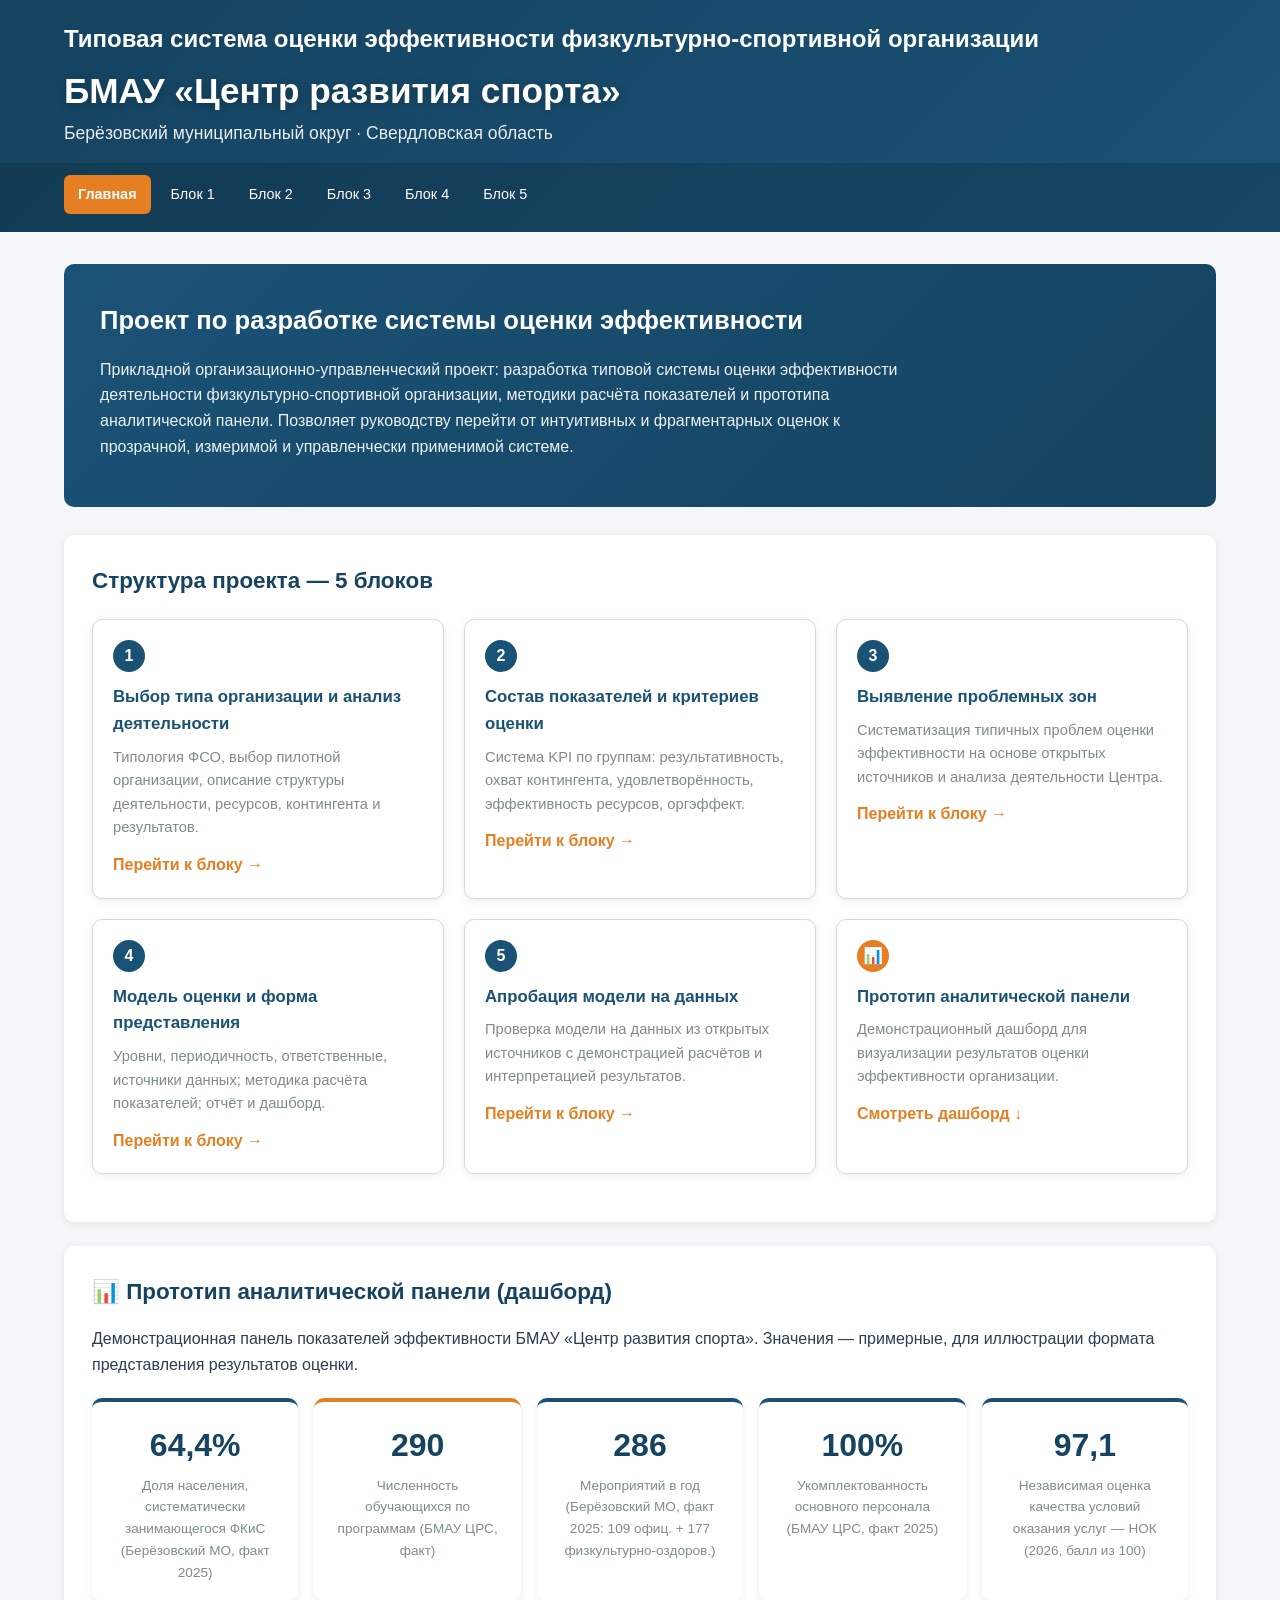
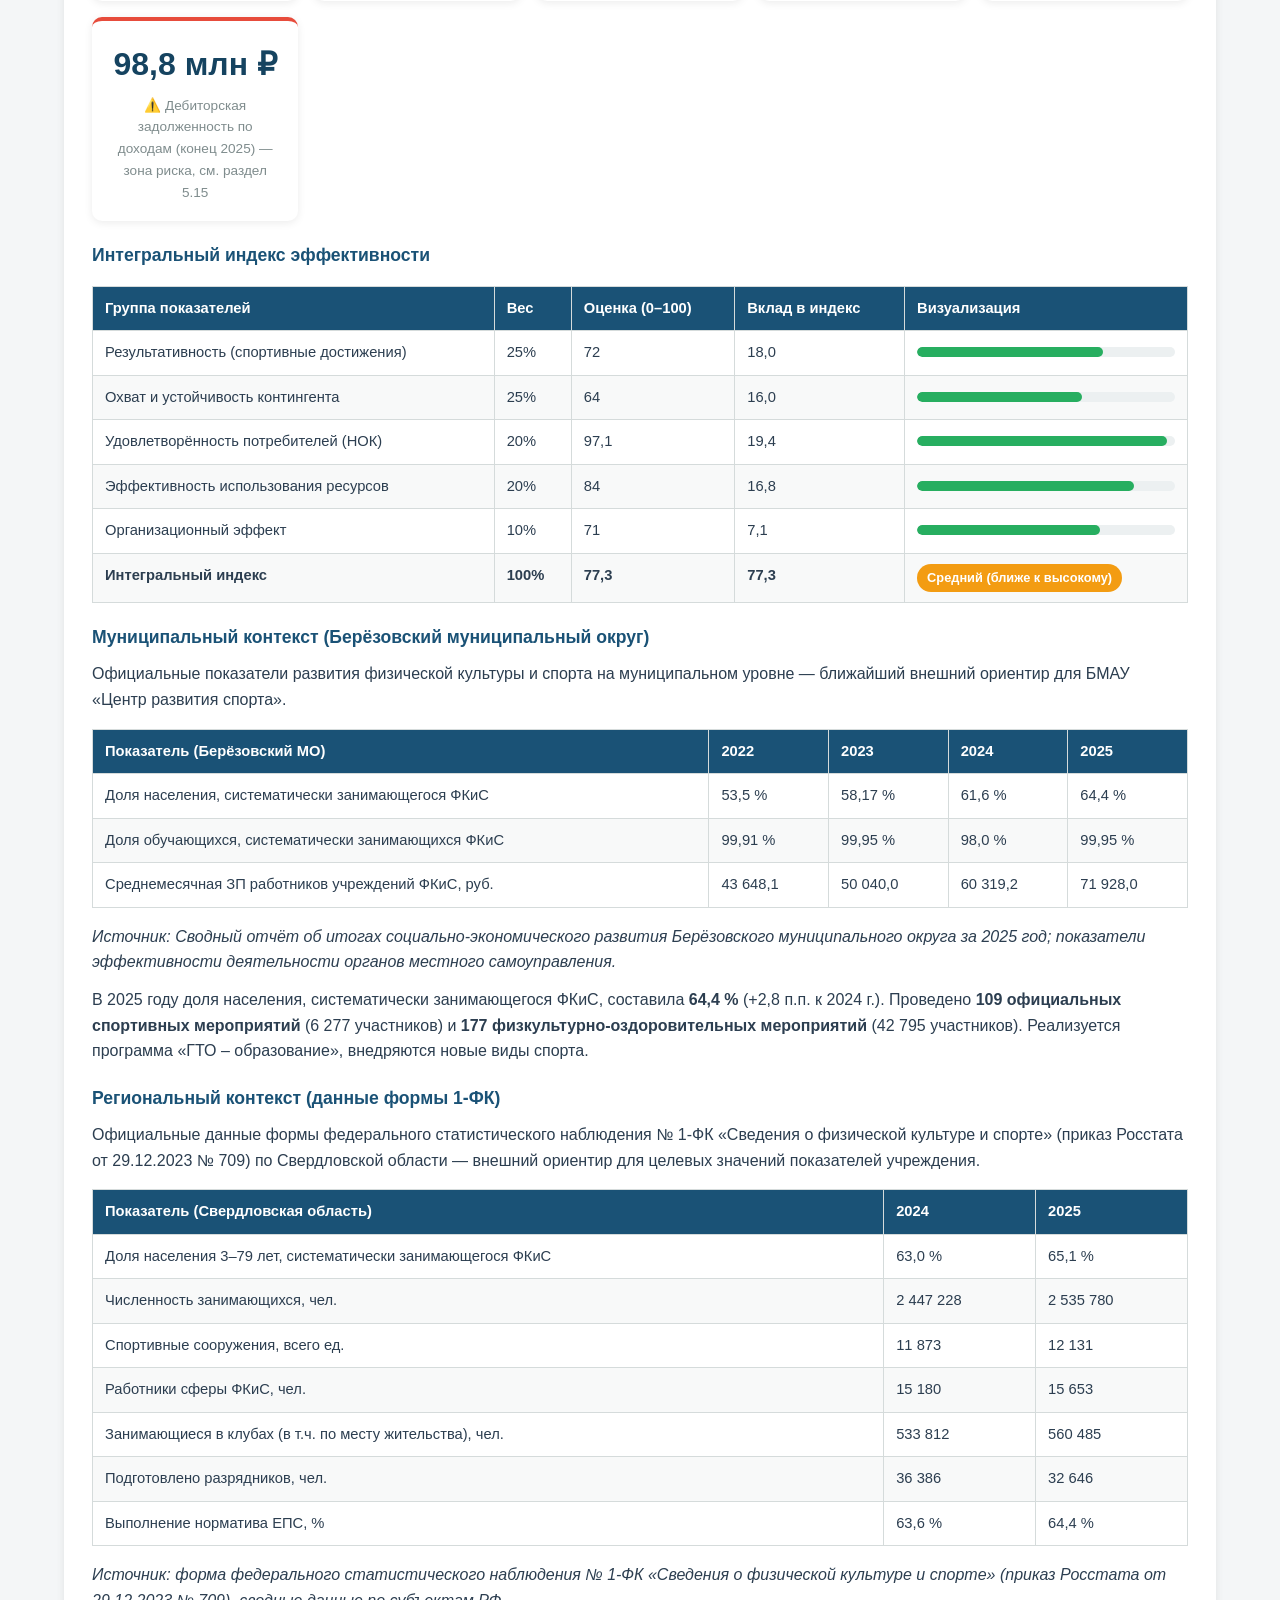
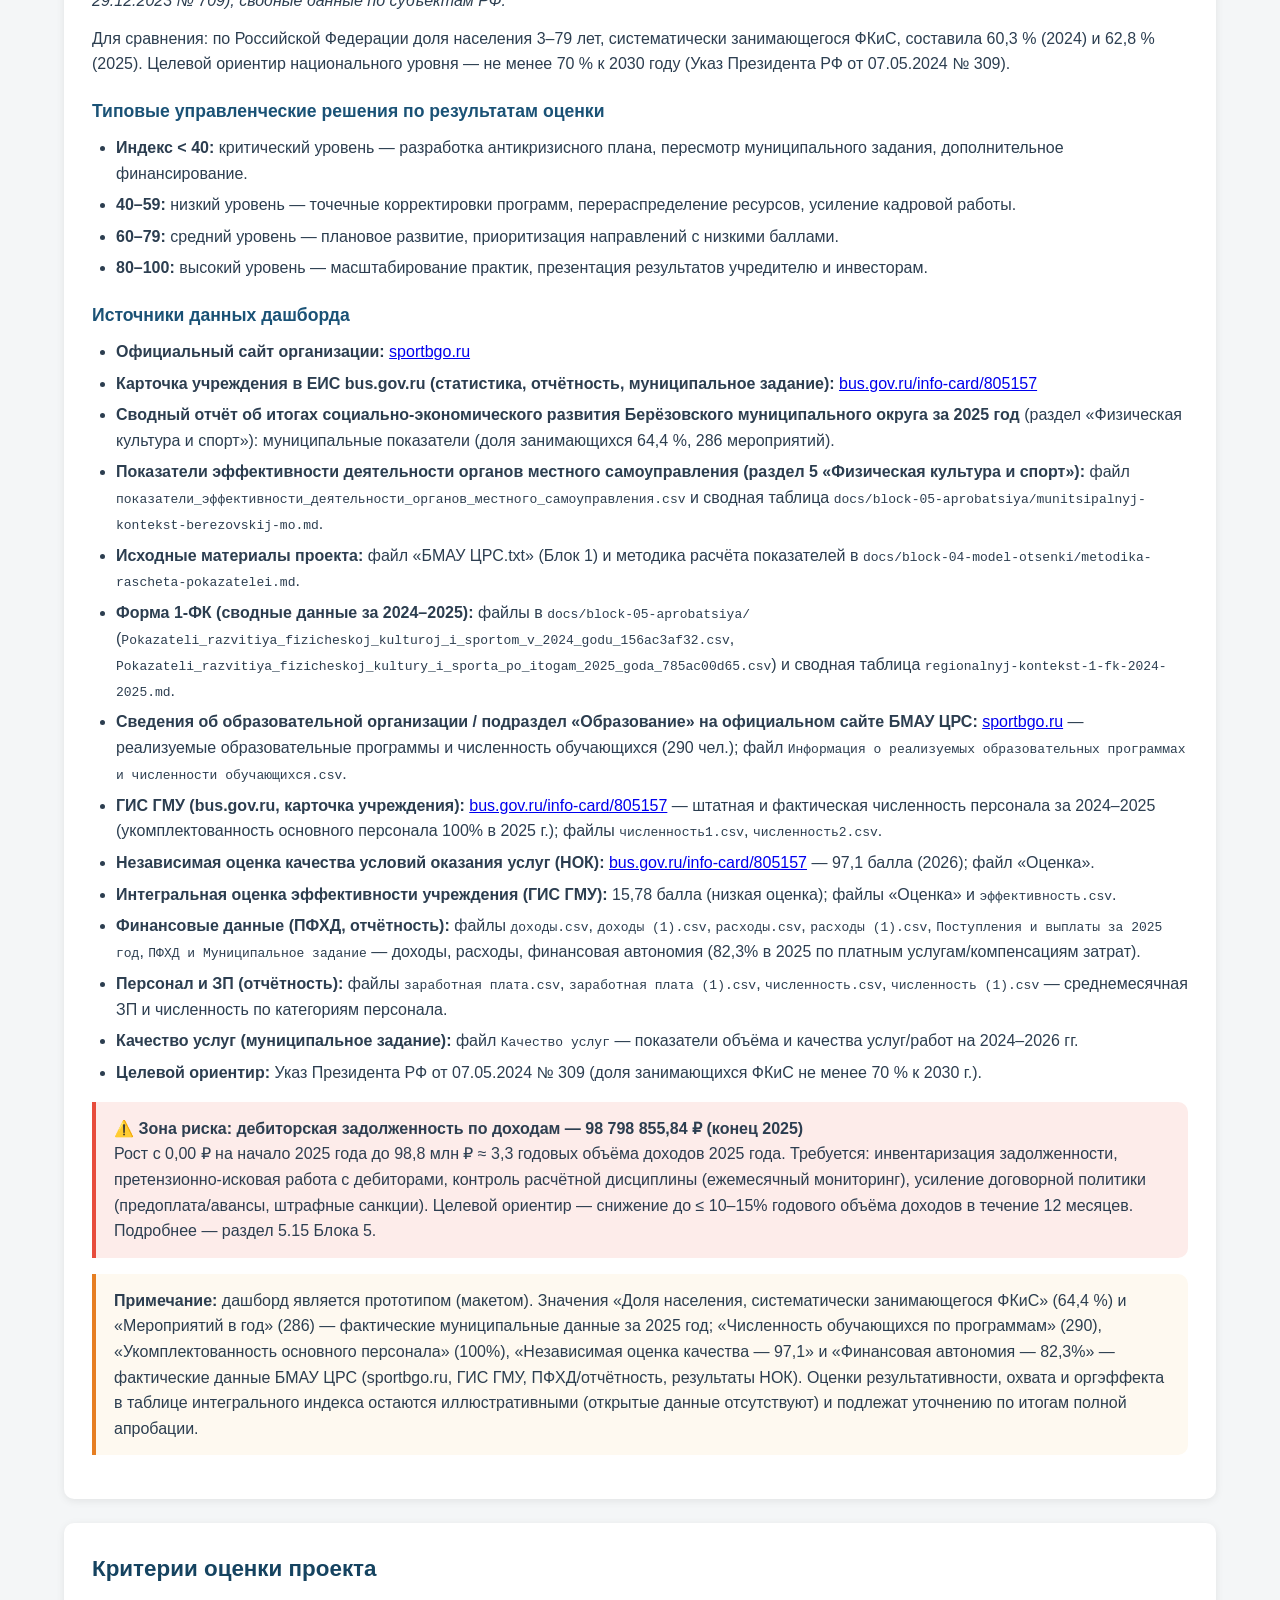
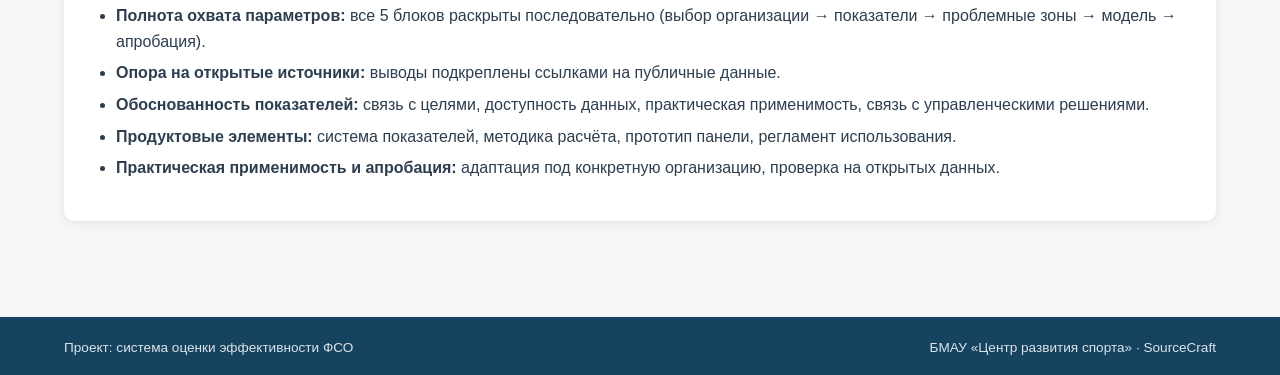
<file: site/index.html>
<!DOCTYPE html>
<html lang="ru">
<head>
  <meta charset="UTF-8">
  <meta name="viewport" content="width=device-width, initial-scale=1.0">
  <title>Оценка эффективности ФСО — БМАУ «Центр развития спорта»</title>
  <link rel="stylesheet" href="css/style.css">
</head>
<body>
  <header class="site-header">
    <div class="header-inner">
      <h1>Типовая система оценки эффективности физкультурно-спортивной организации</h1>
      <div class="org-title">БМАУ «Центр развития спорта»</div>
      <div class="org-subtitle">Берёзовский муниципальный округ · Свердловская область</div>
    </div>
    <nav class="main-nav">
      <ul>
        <li><a href="index.html">Главная</a></li>
        <li><a href="block1.html">Блок 1</a></li>
        <li><a href="block2.html">Блок 2</a></li>
        <li><a href="block3.html">Блок 3</a></li>
        <li><a href="block4.html">Блок 4</a></li>
        <li><a href="block5.html">Блок 5</a></li>
      </ul>
    </nav>
  </header>

  <main class="container">
    <section class="hero">
      <h2>Проект по разработке системы оценки эффективности</h2>
      <p>Прикладной организационно-управленческий проект: разработка типовой системы оценки эффективности деятельности физкультурно-спортивной организации, методики расчёта показателей и прототипа аналитической панели. Позволяет руководству перейти от интуитивных и фрагментарных оценок к прозрачной, измеримой и управленчески применимой системе.</p>
    </section>

    <div class="content-card">
      <h2>Структура проекта — 5 блоков</h2>
      <div class="cards-grid">
        <div class="card">
          <span class="card-num">1</span>
          <h3>Выбор типа организации и анализ деятельности</h3>
          <p>Типология ФСО, выбор пилотной организации, описание структуры деятельности, ресурсов, контингента и результатов.</p>
          <a href="block1.html" class="arrow-link">Перейти к блоку →</a>
        </div>
        <div class="card">
          <span class="card-num">2</span>
          <h3>Состав показателей и критериев оценки</h3>
          <p>Система KPI по группам: результативность, охват контингента, удовлетворённость, эффективность ресурсов, оргэффект.</p>
          <a href="block2.html" class="arrow-link">Перейти к блоку →</a>
        </div>
        <div class="card">
          <span class="card-num">3</span>
          <h3>Выявление проблемных зон</h3>
          <p>Систематизация типичных проблем оценки эффективности на основе открытых источников и анализа деятельности Центра.</p>
          <a href="block3.html" class="arrow-link">Перейти к блоку →</a>
        </div>
        <div class="card">
          <span class="card-num">4</span>
          <h3>Модель оценки и форма представления</h3>
          <p>Уровни, периодичность, ответственные, источники данных; методика расчёта показателей; отчёт и дашборд.</p>
          <a href="block4.html" class="arrow-link">Перейти к блоку →</a>
        </div>
        <div class="card">
          <span class="card-num">5</span>
          <h3>Апробация модели на данных</h3>
          <p>Проверка модели на данных из открытых источников с демонстрацией расчётов и интерпретацией результатов.</p>
          <a href="block5.html" class="arrow-link">Перейти к блоку →</a>
        </div>
        <div class="card">
          <span class="card-num accent">📊</span>
          <h3>Прототип аналитической панели</h3>
          <p>Демонстрационный дашборд для визуализации результатов оценки эффективности организации.</p>
          <a href="#dashboard" class="arrow-link">Смотреть дашборд ↓</a>
        </div>
      </div>
    </div>

    <!-- ===== Прототип аналитической панели (дашборд) ===== -->
    <div class="content-card" id="dashboard">
      <h2>📊 Прототип аналитической панели (дашборд)</h2>
      <p>Демонстрационная панель показателей эффективности БМАУ «Центр развития спорта». Значения — примерные, для иллюстрации формата представления результатов оценки.</p>

      <div class="kpi-row">
        <div class="kpi">
          <div class="value">64,4%</div>
          <div class="label">Доля населения, систематически занимающегося ФКиС (Берёзовский МО, факт 2025)</div>
        </div>
        <div class="kpi warn">
          <div class="value">290</div>
          <div class="label">Численность обучающихся по программам (БМАУ ЦРС, факт)</div>
        </div>
        <div class="kpi">
          <div class="value">286</div>
          <div class="label">Мероприятий в год (Берёзовский МО, факт 2025: 109 офиц. + 177 физкультурно-оздоров.)</div>
        </div>
        <div class="kpi">
          <div class="value">100%</div>
          <div class="label">Укомплектованность основного персонала (БМАУ ЦРС, факт 2025)</div>
        </div>
        <div class="kpi">
          <div class="value">97,1</div>
          <div class="label">Независимая оценка качества условий оказания услуг — НОК (2026, балл из 100)</div>
        </div>
        <div class="kpi danger">
          <div class="value">98,8 млн ₽</div>
          <div class="label">⚠️ Дебиторская задолженность по доходам (конец 2025) — зона риска, см. раздел 5.15</div>
        </div>
      </div>

      <h3>Интегральный индекс эффективности</h3>
      <div class="table-wrap">
        <table>
          <thead>
            <tr>
              <th>Группа показателей</th>
              <th>Вес</th>
              <th>Оценка (0–100)</th>
              <th>Вклад в индекс</th>
              <th>Визуализация</th>
            </tr>
          </thead>
          <tbody>
            <tr>
              <td>Результативность (спортивные достижения)</td>
              <td>25%</td>
              <td>72</td>
              <td>18,0</td>
              <td>
                <div class="progress"><div class="bar" data-value="72"></div></div>
              </td>
            </tr>
            <tr>
              <td>Охват и устойчивость контингента</td>
              <td>25%</td>
              <td>64</td>
              <td>16,0</td>
              <td>
                <div class="progress"><div class="bar" data-value="64"></div></div>
              </td>
            </tr>
            <tr>
              <td>Удовлетворённость потребителей (НОК)</td>
              <td>20%</td>
              <td>97,1</td>
              <td>19,4</td>
              <td>
                <div class="progress"><div class="bar" data-value="97"></div></div>
              </td>
            </tr>
            <tr>
              <td>Эффективность использования ресурсов</td>
              <td>20%</td>
              <td>84</td>
              <td>16,8</td>
              <td>
                <div class="progress"><div class="bar" data-value="84"></div></div>
              </td>
            </tr>
            <tr>
              <td>Организационный эффект</td>
              <td>10%</td>
              <td>71</td>
              <td>7,1</td>
              <td>
                <div class="progress"><div class="bar" data-value="71"></div></div>
              </td>
            </tr>
            <tr>
              <td><strong>Интегральный индекс</strong></td>
              <td><strong>100%</strong></td>
              <td><strong>77,3</strong></td>
              <td><strong>77,3</strong></td>
              <td>
                <span class="status-badge status-warn">Средний (ближе к высокому)</span>
              </td>
            </tr>
          </tbody>
        </table>
      </div>

      <h3>Муниципальный контекст (Берёзовский муниципальный округ)</h3>
      <p>Официальные показатели развития физической культуры и спорта на муниципальном уровне — ближайший внешний ориентир для БМАУ «Центр развития спорта».</p>

      <div class="table-wrap">
        <table>
          <thead>
            <tr>
              <th>Показатель (Берёзовский МО)</th>
              <th>2022</th>
              <th>2023</th>
              <th>2024</th>
              <th>2025</th>
            </tr>
          </thead>
          <tbody>
            <tr>
              <td>Доля населения, систематически занимающегося ФКиС</td>
              <td>53,5 %</td>
              <td>58,17 %</td>
              <td>61,6 %</td>
              <td>64,4 %</td>
            </tr>
            <tr>
              <td>Доля обучающихся, систематически занимающихся ФКиС</td>
              <td>99,91 %</td>
              <td>99,95 %</td>
              <td>98,0 %</td>
              <td>99,95 %</td>
            </tr>
            <tr>
              <td>Среднемесячная ЗП работников учреждений ФКиС, руб.</td>
              <td>43 648,1</td>
              <td>50 040,0</td>
              <td>60 319,2</td>
              <td>71 928,0</td>
            </tr>
          </tbody>
        </table>
      </div>

      <p><em>Источник: Сводный отчёт об итогах социально-экономического развития Берёзовского муниципального округа за 2025 год; показатели эффективности деятельности органов местного самоуправления.</em></p>

      <p>В 2025 году доля населения, систематически занимающегося ФКиС, составила <strong>64,4 %</strong> (+2,8 п.п. к 2024 г.). Проведено <strong>109 официальных спортивных мероприятий</strong> (6 277 участников) и <strong>177 физкультурно-оздоровительных мероприятий</strong> (42 795 участников). Реализуется программа «ГТО – образование», внедряются новые виды спорта.</p>

      <h3>Региональный контекст (данные формы 1-ФК)</h3>
      <p>Официальные данные формы федерального статистического наблюдения № 1-ФК «Сведения о физической культуре и спорте» (приказ Росстата от 29.12.2023 № 709) по Свердловской области — внешний ориентир для целевых значений показателей учреждения.</p>

      <div class="table-wrap">
        <table>
          <thead>
            <tr>
              <th>Показатель (Свердловская область)</th>
              <th>2024</th>
              <th>2025</th>
            </tr>
          </thead>
          <tbody>
            <tr>
              <td>Доля населения 3–79 лет, систематически занимающегося ФКиС</td>
              <td>63,0 %</td>
              <td>65,1 %</td>
            </tr>
            <tr>
              <td>Численность занимающихся, чел.</td>
              <td>2 447 228</td>
              <td>2 535 780</td>
            </tr>
            <tr>
              <td>Спортивные сооружения, всего ед.</td>
              <td>11 873</td>
              <td>12 131</td>
            </tr>
            <tr>
              <td>Работники сферы ФКиС, чел.</td>
              <td>15 180</td>
              <td>15 653</td>
            </tr>
            <tr>
              <td>Занимающиеся в клубах (в т.ч. по месту жительства), чел.</td>
              <td>533 812</td>
              <td>560 485</td>
            </tr>
            <tr>
              <td>Подготовлено разрядников, чел.</td>
              <td>36 386</td>
              <td>32 646</td>
            </tr>
            <tr>
              <td>Выполнение норматива ЕПС, %</td>
              <td>63,6 %</td>
              <td>64,4 %</td>
            </tr>
          </tbody>
        </table>
      </div>

      <p><em>Источник: форма федерального статистического наблюдения № 1-ФК «Сведения о физической культуре и спорте» (приказ Росстата от 29.12.2023 № 709), сводные данные по субъектам РФ.</em></p>

      <p>Для сравнения: по Российской Федерации доля населения 3–79 лет, систематически занимающегося ФКиС, составила 60,3 % (2024) и 62,8 % (2025). Целевой ориентир национального уровня — не менее 70 % к 2030 году (Указ Президента РФ от 07.05.2024 № 309).</p>

      <h3>Типовые управленческие решения по результатам оценки</h3>
      <ul>
        <li><strong>Индекс &lt; 40:</strong> критический уровень — разработка антикризисного плана, пересмотр муниципального задания, дополнительное финансирование.</li>
        <li><strong>40–59:</strong> низкий уровень — точечные корректировки программ, перераспределение ресурсов, усиление кадровой работы.</li>
        <li><strong>60–79:</strong> средний уровень — плановое развитие, приоритизация направлений с низкими баллами.</li>
        <li><strong>80–100:</strong> высокий уровень — масштабирование практик, презентация результатов учредителю и инвесторам.</li>
      </ul>

      <h3>Источники данных дашборда</h3>
      <ul>
        <li><strong>Официальный сайт организации:</strong> <a href="https://sportbgo.ru" target="_blank" rel="noopener">sportbgo.ru</a></li>
        <li><strong>Карточка учреждения в ЕИС bus.gov.ru (статистика, отчётность, муниципальное задание):</strong> <a href="https://bus.gov.ru/info-card/805157" target="_blank" rel="noopener">bus.gov.ru/info-card/805157</a></li>
        <li><strong>Сводный отчёт об итогах социально-экономического развития Берёзовского муниципального округа за 2025 год</strong> (раздел «Физическая культура и спорт»): муниципальные показатели (доля занимающихся 64,4 %, 286 мероприятий).</li>
        <li><strong>Показатели эффективности деятельности органов местного самоуправления (раздел 5 «Физическая культура и спорт»):</strong> файл <code>показатели_эффективности_деятельности_органов_местного_самоуправления.csv</code> и сводная таблица <code>docs/block-05-aprobatsiya/munitsipalnyj-kontekst-berezovskij-mo.md</code>.</li>
        <li><strong>Исходные материалы проекта:</strong> файл «БМАУ ЦРС.txt» (Блок 1) и методика расчёта показателей в <code>docs/block-04-model-otsenki/metodika-rascheta-pokazatelei.md</code>.</li>
        <li><strong>Форма 1-ФК (сводные данные за 2024–2025):</strong> файлы в <code>docs/block-05-aprobatsiya/</code> (<code>Pokazateli_razvitiya_fizicheskoj_kulturoj_i_sportom_v_2024_godu_156ac3af32.csv</code>, <code>Pokazateli_razvitiya_fizicheskoj_kultury_i_sporta_po_itogam_2025_goda_785ac00d65.csv</code>) и сводная таблица <code>regionalnyj-kontekst-1-fk-2024-2025.md</code>.</li>
        <li><strong>Сведения об образовательной организации / подраздел «Образование» на официальном сайте БМАУ ЦРС:</strong> <a href="https://sportbgo.ru" target="_blank" rel="noopener">sportbgo.ru</a> — реализуемые образовательные программы и численность обучающихся (290 чел.); файл <code>Информация о реализуемых образовательных программах и численности обучающихся.csv</code>.</li>
        <li><strong>ГИС ГМУ (bus.gov.ru, карточка учреждения):</strong> <a href="https://bus.gov.ru/info-card/805157" target="_blank" rel="noopener">bus.gov.ru/info-card/805157</a> — штатная и фактическая численность персонала за 2024–2025 (укомплектованность основного персонала 100% в 2025 г.); файлы <code>численность1.csv</code>, <code>численность2.csv</code>.</li>
        <li><strong>Независимая оценка качества условий оказания услуг (НОК):</strong> <a href="https://bus.gov.ru/info-card/805157" target="_blank" rel="noopener">bus.gov.ru/info-card/805157</a> — 97,1 балла (2026); файл «Оценка».</li>
        <li><strong>Интегральная оценка эффективности учреждения (ГИС ГМУ):</strong> 15,78 балла (низкая оценка); файлы «Оценка» и <code>эффективность.csv</code>.</li>
        <li><strong>Финансовые данные (ПФХД, отчётность):</strong> файлы <code>доходы.csv</code>, <code>доходы (1).csv</code>, <code>расходы.csv</code>, <code>расходы (1).csv</code>, <code>Поступления и выплаты за 2025 год</code>, <code>ПФХД и Муниципальное задание</code> — доходы, расходы, финансовая автономия (82,3% в 2025 по платным услугам/компенсациям затрат).</li>
        <li><strong>Персонал и ЗП (отчётность):</strong> файлы <code>заработная плата.csv</code>, <code>заработная плата (1).csv</code>, <code>численность.csv</code>, <code>численность (1).csv</code> — среднемесячная ЗП и численность по категориям персонала.</li>
        <li><strong>Качество услуг (муниципальное задание):</strong> файл <code>Качество услуг</code> — показатели объёма и качества услуг/работ на 2024–2026 гг.</li>
        <li><strong>Целевой ориентир:</strong> Указ Президента РФ от 07.05.2024 № 309 (доля занимающихся ФКиС не менее 70 % к 2030 г.).</li>
      </ul>

      <div class="callout danger">
        <strong>⚠️ Зона риска: дебиторская задолженность по доходам — 98 798 855,84 ₽ (конец 2025)</strong><br>
        Рост с 0,00 ₽ на начало 2025 года до 98,8 млн ₽ ≈ 3,3 годовых объёма доходов 2025 года. Требуется: инвентаризация задолженности, претензионно-исковая работа с дебиторами, контроль расчётной дисциплины (ежемесячный мониторинг), усиление договорной политики (предоплата/авансы, штрафные санкции). Целевой ориентир — снижение до ≤ 10–15% годового объёма доходов в течение 12 месяцев. Подробнее — раздел 5.15 Блока 5.
      </div>

      <div class="callout">
        <strong>Примечание:</strong> дашборд является прототипом (макетом). Значения «Доля населения, систематически занимающегося ФКиС» (64,4 %) и «Мероприятий в год» (286) — фактические муниципальные данные за 2025 год; «Численность обучающихся по программам» (290), «Укомплектованность основного персонала» (100%), «Независимая оценка качества — 97,1» и «Финансовая автономия — 82,3%» — фактические данные БМАУ ЦРС (sportbgo.ru, ГИС ГМУ, ПФХД/отчётность, результаты НОК). Оценки результативности, охвата и оргэффекта в таблице интегрального индекса остаются иллюстративными (открытые данные отсутствуют) и подлежат уточнению по итогам полной апробации.
      </div>
    </div>

    <div class="content-card">
      <h2>Критерии оценки проекта</h2>
      <ul>
        <li><strong>Полнота охвата параметров:</strong> все 5 блоков раскрыты последовательно (выбор организации → показатели → проблемные зоны → модель → апробация).</li>
        <li><strong>Опора на открытые источники:</strong> выводы подкреплены ссылками на публичные данные.</li>
        <li><strong>Обоснованность показателей:</strong> связь с целями, доступность данных, практическая применимость, связь с управленческими решениями.</li>
        <li><strong>Продуктовые элементы:</strong> система показателей, методика расчёта, прототип панели, регламент использования.</li>
        <li><strong>Практическая применимость и апробация:</strong> адаптация под конкретную организацию, проверка на открытых данных.</li>
      </ul>
    </div>
  </main>

  <footer class="site-footer">
    <div class="footer-inner">
      <div>Проект: система оценки эффективности ФСО</div>
      <div>БМАУ «Центр развития спорта» · SourceCraft</div>
    </div>
  </footer>

  <script src="js/script.js"></script>
</body>
</html>
</file>
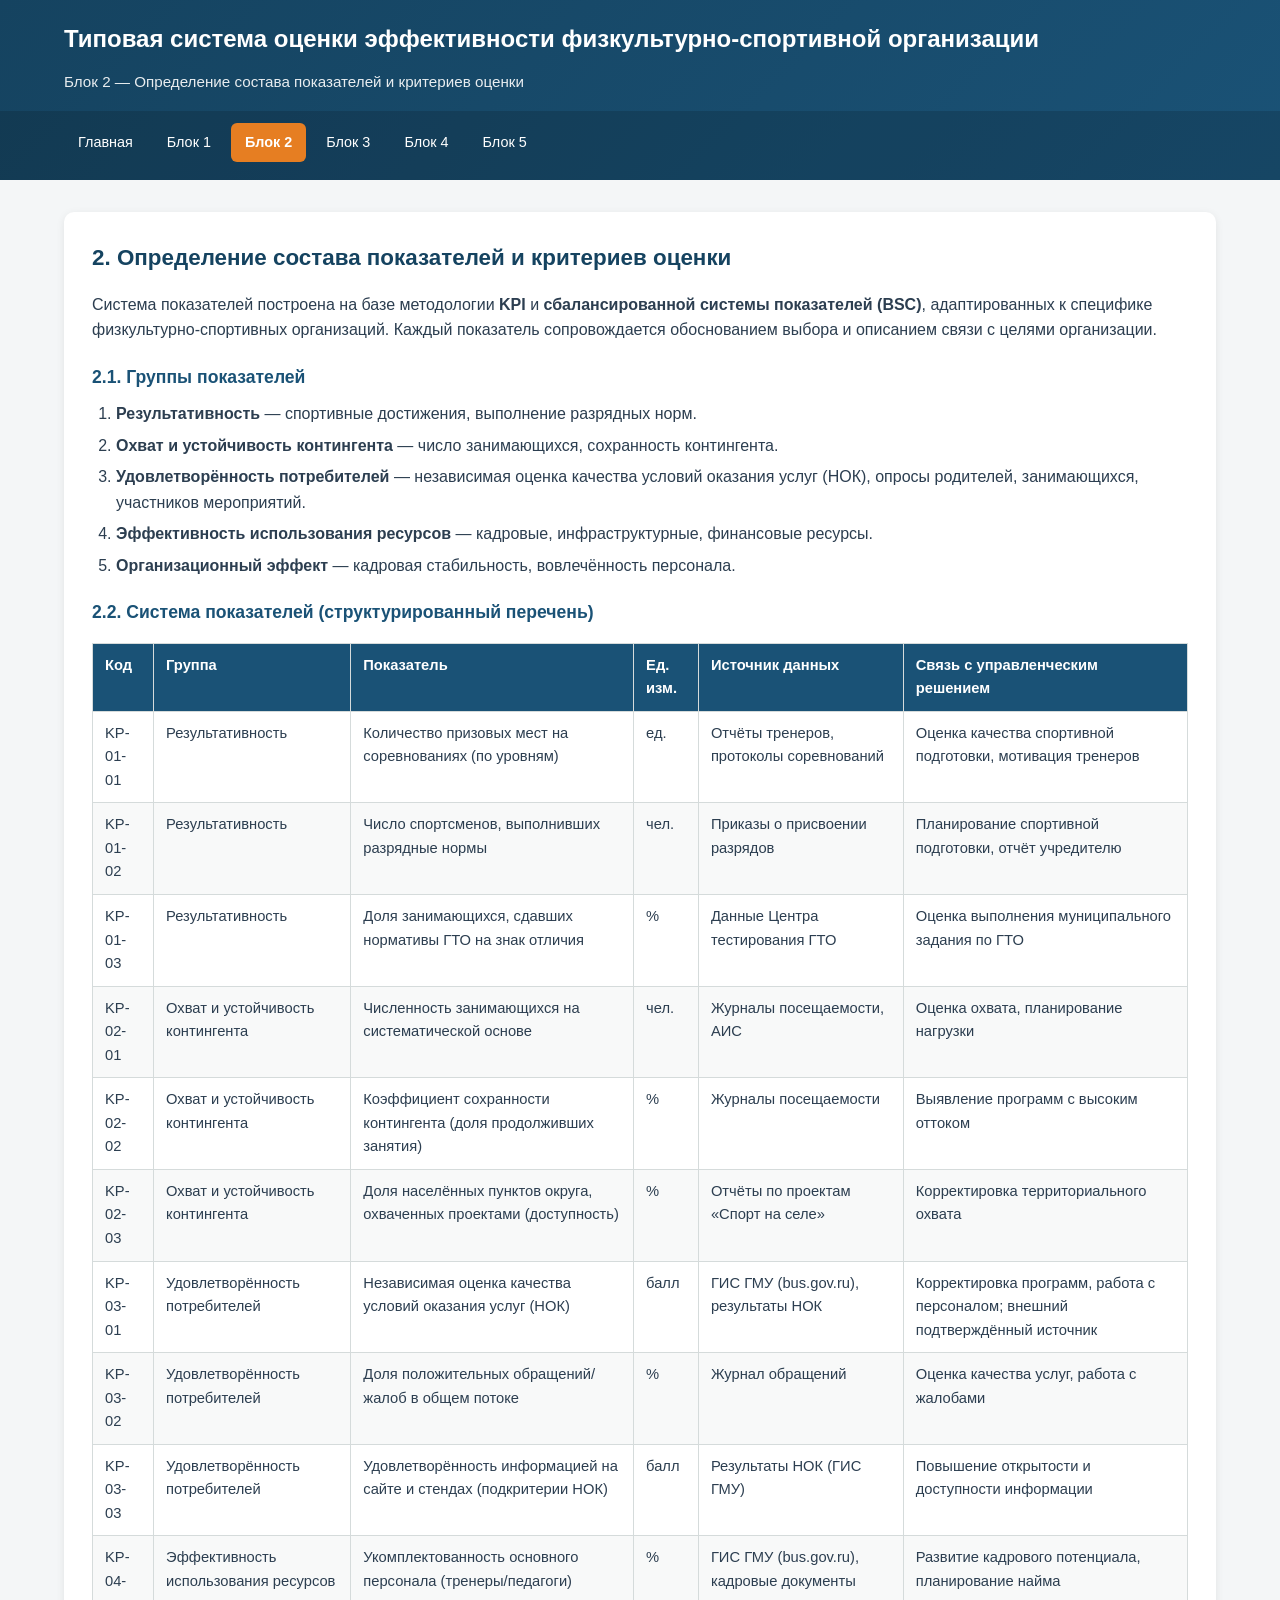
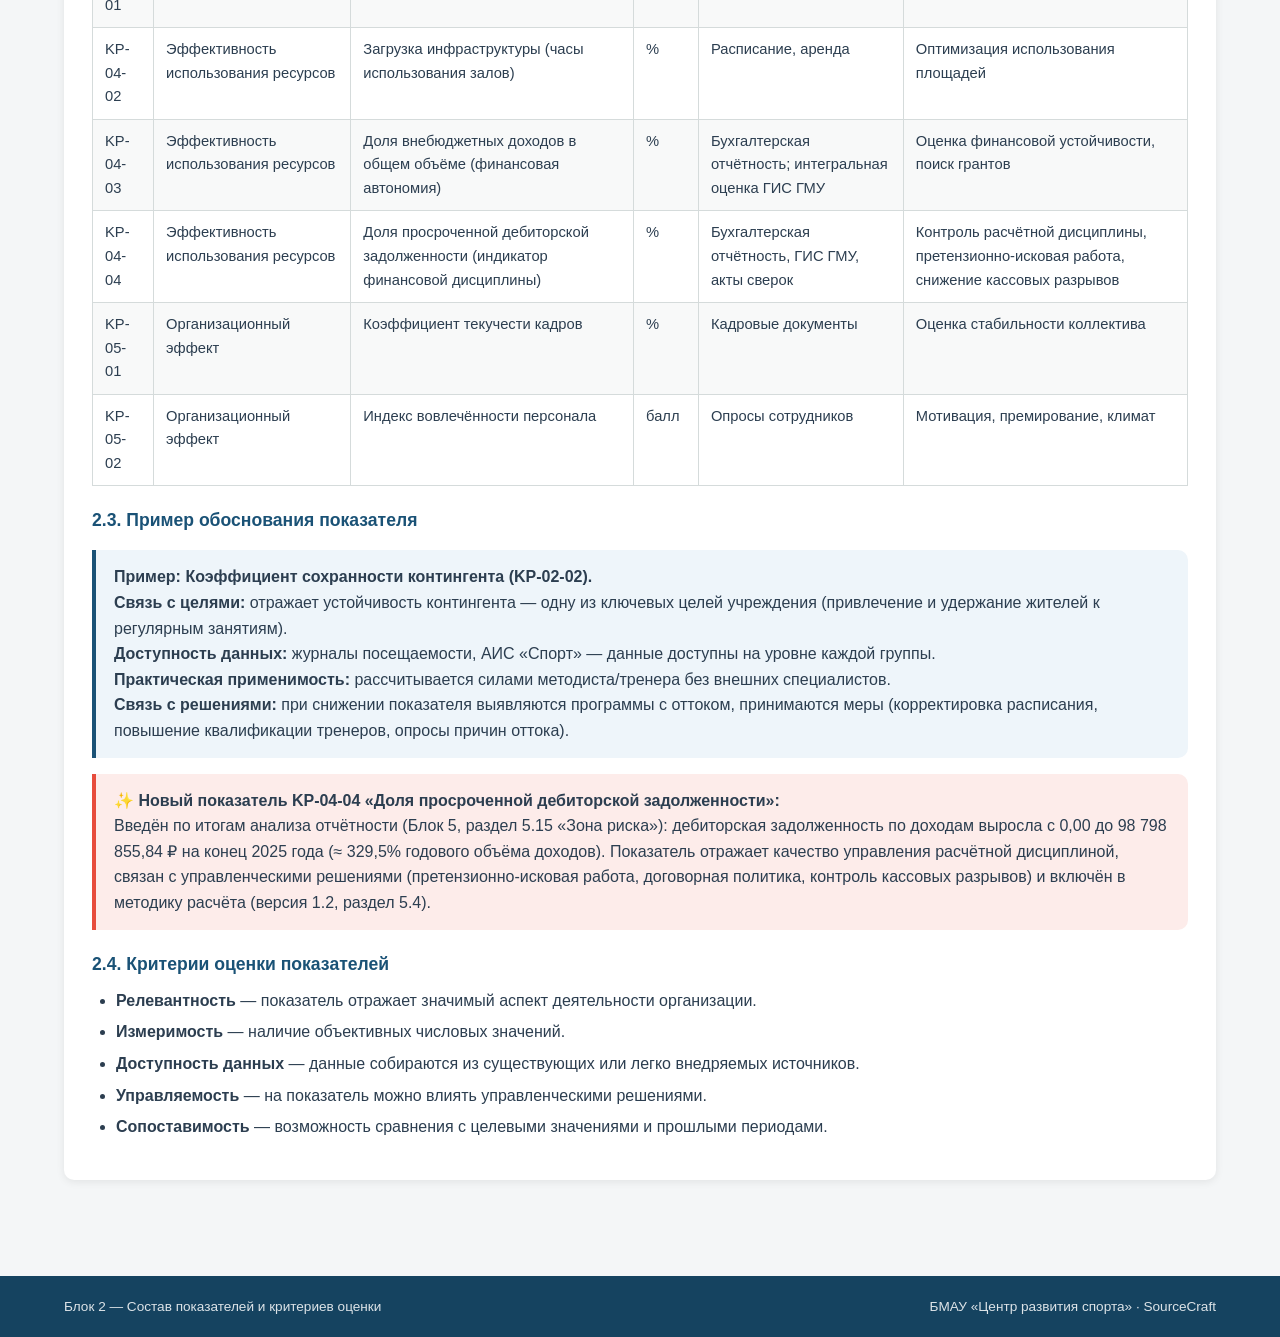
<file: site/block2.html>
<!DOCTYPE html>
<html lang="ru">
<head>
  <meta charset="UTF-8">
  <meta name="viewport" content="width=device-width, initial-scale=1.0">
  <title>Блок 2 — Состав показателей и критериев оценки</title>
  <link rel="stylesheet" href="css/style.css">
</head>
<body>
  <header class="site-header">
    <div class="header-inner">
      <h1>Типовая система оценки эффективности физкультурно-спортивной организации</h1>
      <div class="subtitle">Блок 2 — Определение состава показателей и критериев оценки</div>
    </div>
    <nav class="main-nav">
      <ul>
        <li><a href="index.html">Главная</a></li>
        <li><a href="block1.html">Блок 1</a></li>
        <li><a href="block2.html">Блок 2</a></li>
        <li><a href="block3.html">Блок 3</a></li>
        <li><a href="block4.html">Блок 4</a></li>
        <li><a href="block5.html">Блок 5</a></li>
      </ul>
    </nav>
  </header>

  <main class="container">
    <div class="content-card">
      <h2>2. Определение состава показателей и критериев оценки</h2>
      <p>Система показателей построена на базе методологии <strong>KPI</strong> и <strong>сбалансированной системы показателей (BSC)</strong>, адаптированных к специфике физкультурно-спортивных организаций. Каждый показатель сопровождается обоснованием выбора и описанием связи с целями организации.</p>

      <h3>2.1. Группы показателей</h3>
      <ol>
        <li><strong>Результативность</strong> — спортивные достижения, выполнение разрядных норм.</li>
        <li><strong>Охват и устойчивость контингента</strong> — число занимающихся, сохранность контингента.</li>
        <li><strong>Удовлетворённость потребителей</strong> — независимая оценка качества условий оказания услуг (НОК), опросы родителей, занимающихся, участников мероприятий.</li>
        <li><strong>Эффективность использования ресурсов</strong> — кадровые, инфраструктурные, финансовые ресурсы.</li>
        <li><strong>Организационный эффект</strong> — кадровая стабильность, вовлечённость персонала.</li>
      </ol>

      <h3>2.2. Система показателей (структурированный перечень)</h3>
      <div class="table-wrap">
        <table>
          <thead>
            <tr>
              <th>Код</th>
              <th>Группа</th>
              <th>Показатель</th>
              <th>Ед. изм.</th>
              <th>Источник данных</th>
              <th>Связь с управленческим решением</th>
            </tr>
          </thead>
          <tbody>
            <tr>
              <td>KP-01-01</td>
              <td>Результативность</td>
              <td>Количество призовых мест на соревнованиях (по уровням)</td>
              <td>ед.</td>
              <td>Отчёты тренеров, протоколы соревнований</td>
              <td>Оценка качества спортивной подготовки, мотивация тренеров</td>
            </tr>
            <tr>
              <td>KP-01-02</td>
              <td>Результативность</td>
              <td>Число спортсменов, выполнивших разрядные нормы</td>
              <td>чел.</td>
              <td>Приказы о присвоении разрядов</td>
              <td>Планирование спортивной подготовки, отчёт учредителю</td>
            </tr>
            <tr>
              <td>KP-01-03</td>
              <td>Результативность</td>
              <td>Доля занимающихся, сдавших нормативы ГТО на знак отличия</td>
              <td>%</td>
              <td>Данные Центра тестирования ГТО</td>
              <td>Оценка выполнения муниципального задания по ГТО</td>
            </tr>
            <tr>
              <td>KP-02-01</td>
              <td>Охват и устойчивость контингента</td>
              <td>Численность занимающихся на систематической основе</td>
              <td>чел.</td>
              <td>Журналы посещаемости, АИС</td>
              <td>Оценка охвата, планирование нагрузки</td>
            </tr>
            <tr>
              <td>KP-02-02</td>
              <td>Охват и устойчивость контингента</td>
              <td>Коэффициент сохранности контингента (доля продолживших занятия)</td>
              <td>%</td>
              <td>Журналы посещаемости</td>
              <td>Выявление программ с высоким оттоком</td>
            </tr>
            <tr>
              <td>KP-02-03</td>
              <td>Охват и устойчивость контингента</td>
              <td>Доля населённых пунктов округа, охваченных проектами (доступность)</td>
              <td>%</td>
              <td>Отчёты по проектам «Спорт на селе»</td>
              <td>Корректировка территориального охвата</td>
            </tr>
            <tr>
              <td>KP-03-01</td>
              <td>Удовлетворённость потребителей</td>
              <td>Независимая оценка качества условий оказания услуг (НОК)</td>
              <td>балл</td>
              <td>ГИС ГМУ (bus.gov.ru), результаты НОК</td>
              <td>Корректировка программ, работа с персоналом; внешний подтверждённый источник</td>
            </tr>
            <tr>
              <td>KP-03-02</td>
              <td>Удовлетворённость потребителей</td>
              <td>Доля положительных обращений/жалоб в общем потоке</td>
              <td>%</td>
              <td>Журнал обращений</td>
              <td>Оценка качества услуг, работа с жалобами</td>
            </tr>
            <tr>
              <td>KP-03-03</td>
              <td>Удовлетворённость потребителей</td>
              <td>Удовлетворённость информацией на сайте и стендах (подкритерии НОК)</td>
              <td>балл</td>
              <td>Результаты НОК (ГИС ГМУ)</td>
              <td>Повышение открытости и доступности информации</td>
            </tr>
            <tr>
              <td>KP-04-01</td>
              <td>Эффективность использования ресурсов</td>
              <td>Укомплектованность основного персонала (тренеры/педагоги)</td>
              <td>%</td>
              <td>ГИС ГМУ (bus.gov.ru), кадровые документы</td>
              <td>Развитие кадрового потенциала, планирование найма</td>
            </tr>
            <tr>
              <td>KP-04-02</td>
              <td>Эффективность использования ресурсов</td>
              <td>Загрузка инфраструктуры (часы использования залов)</td>
              <td>%</td>
              <td>Расписание, аренда</td>
              <td>Оптимизация использования площадей</td>
            </tr>
            <tr>
              <td>KP-04-03</td>
              <td>Эффективность использования ресурсов</td>
              <td>Доля внебюджетных доходов в общем объёме (финансовая автономия)</td>
              <td>%</td>
              <td>Бухгалтерская отчётность; интегральная оценка ГИС ГМУ</td>
              <td>Оценка финансовой устойчивости, поиск грантов</td>
            </tr>
            <tr>
              <td>KP-04-04</td>
              <td>Эффективность использования ресурсов</td>
              <td>Доля просроченной дебиторской задолженности (индикатор финансовой дисциплины)</td>
              <td>%</td>
              <td>Бухгалтерская отчётность, ГИС ГМУ, акты сверок</td>
              <td>Контроль расчётной дисциплины, претензионно-исковая работа, снижение кассовых разрывов</td>
            </tr>
            <tr>
              <td>KP-05-01</td>
              <td>Организационный эффект</td>
              <td>Коэффициент текучести кадров</td>
              <td>%</td>
              <td>Кадровые документы</td>
              <td>Оценка стабильности коллектива</td>
            </tr>
            <tr>
              <td>KP-05-02</td>
              <td>Организационный эффект</td>
              <td>Индекс вовлечённости персонала</td>
              <td>балл</td>
              <td>Опросы сотрудников</td>
              <td>Мотивация, премирование, климат</td>
            </tr>
          </tbody>
        </table>
      </div>

      <h3>2.3. Пример обоснования показателя</h3>
      <div class="callout info">
        <strong>Пример: Коэффициент сохранности контингента (KP-02-02).</strong><br>
        <strong>Связь с целями:</strong> отражает устойчивость контингента — одну из ключевых целей учреждения (привлечение и удержание жителей к регулярным занятиям).<br>
        <strong>Доступность данных:</strong> журналы посещаемости, АИС «Спорт» — данные доступны на уровне каждой группы.<br>
        <strong>Практическая применимость:</strong> рассчитывается силами методиста/тренера без внешних специалистов.<br>
        <strong>Связь с решениями:</strong> при снижении показателя выявляются программы с оттоком, принимаются меры (корректировка расписания, повышение квалификации тренеров, опросы причин оттока).
      </div>

      <div class="callout danger">
        <strong>✨ Новый показатель KP-04-04 «Доля просроченной дебиторской задолженности»:</strong><br>
        Введён по итогам анализа отчётности (Блок 5, раздел 5.15 «Зона риска»): дебиторская задолженность по доходам выросла с 0,00 до 98 798 855,84 ₽ на конец 2025 года (≈ 329,5% годового объёма доходов). Показатель отражает качество управления расчётной дисциплиной, связан с управленческими решениями (претензионно-исковая работа, договорная политика, контроль кассовых разрывов) и включён в методику расчёта (версия 1.2, раздел 5.4).
      </div>

      <h3>2.4. Критерии оценки показателей</h3>
      <ul>
        <li><strong>Релевантность</strong> — показатель отражает значимый аспект деятельности организации.</li>
        <li><strong>Измеримость</strong> — наличие объективных числовых значений.</li>
        <li><strong>Доступность данных</strong> — данные собираются из существующих или легко внедряемых источников.</li>
        <li><strong>Управляемость</strong> — на показатель можно влиять управленческими решениями.</li>
        <li><strong>Сопоставимость</strong> — возможность сравнения с целевыми значениями и прошлыми периодами.</li>
      </ul>
    </div>
  </main>

  <footer class="site-footer">
    <div class="footer-inner">
      <div>Блок 2 — Состав показателей и критериев оценки</div>
      <div>БМАУ «Центр развития спорта» · SourceCraft</div>
    </div>
  </footer>

  <script src="js/script.js"></script>
</body>
</html>
</file>
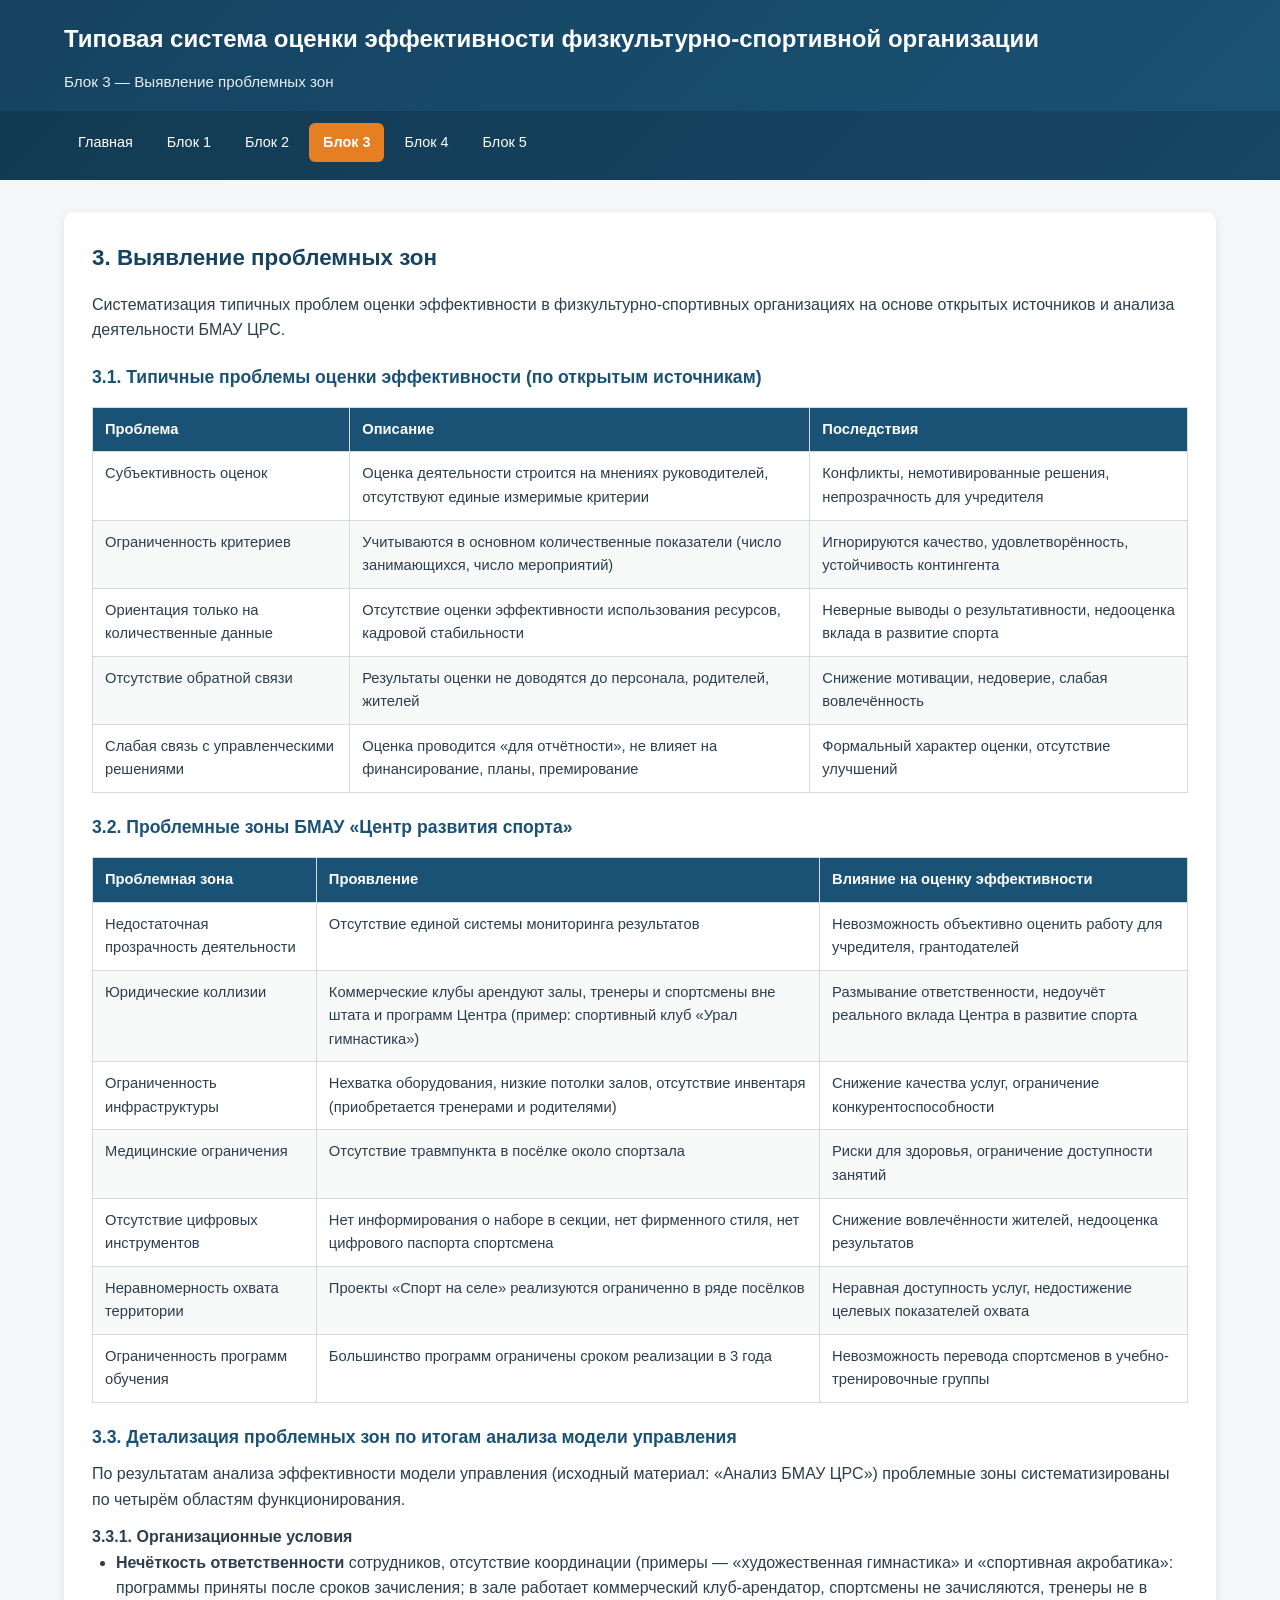
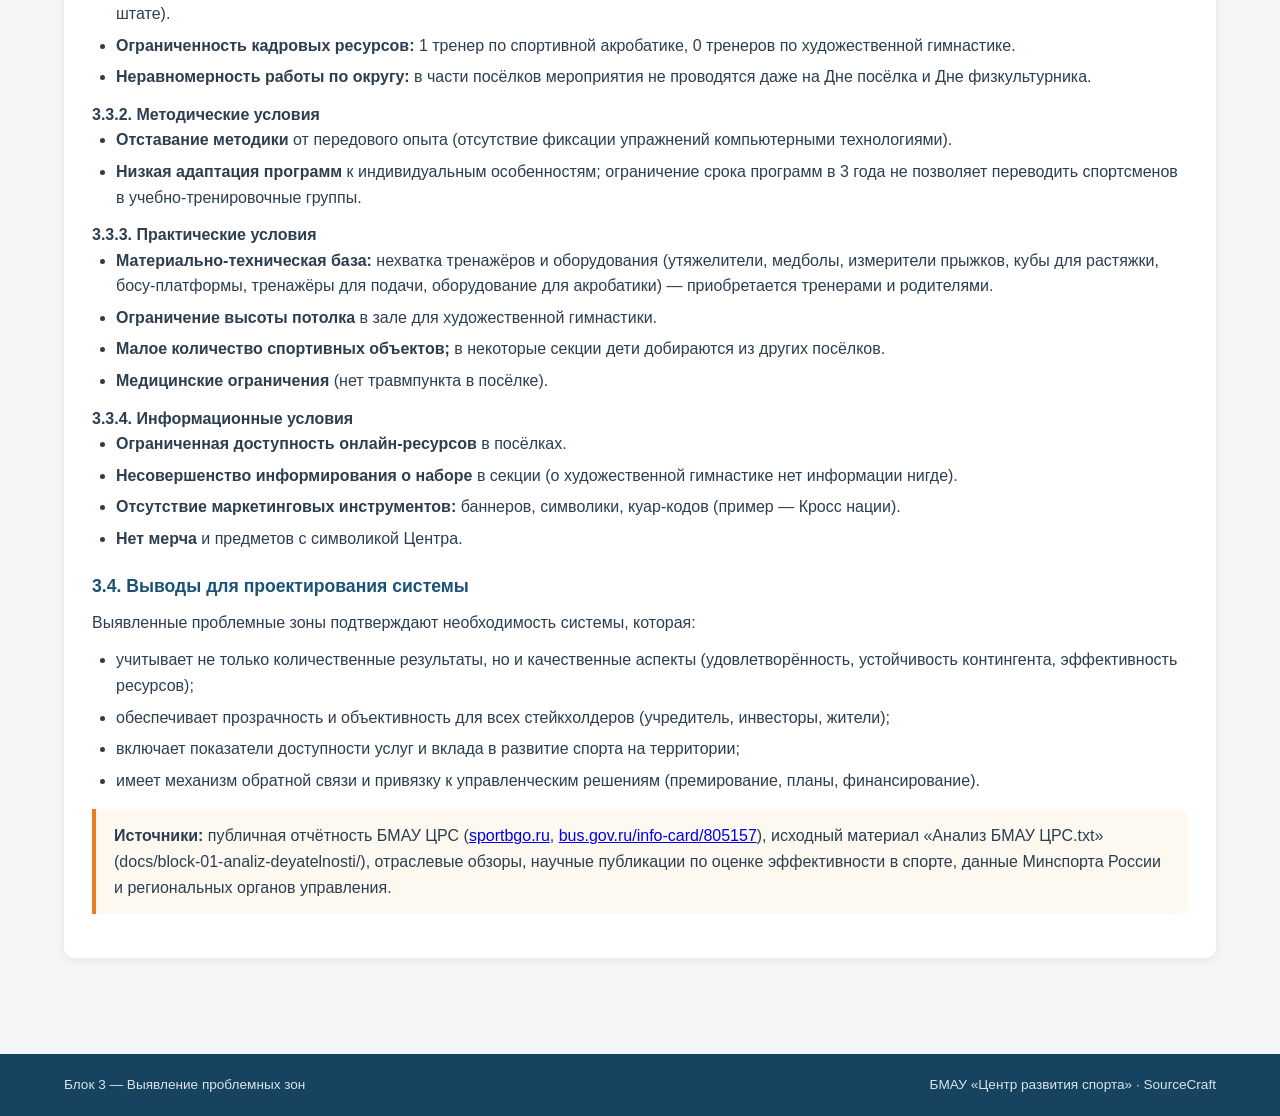
<file: site/block3.html>
<!DOCTYPE html>
<html lang="ru">
<head>
  <meta charset="UTF-8">
  <meta name="viewport" content="width=device-width, initial-scale=1.0">
  <title>Блок 3 — Выявление проблемных зон</title>
  <link rel="stylesheet" href="css/style.css">
</head>
<body>
  <header class="site-header">
    <div class="header-inner">
      <h1>Типовая система оценки эффективности физкультурно-спортивной организации</h1>
      <div class="subtitle">Блок 3 — Выявление проблемных зон</div>
    </div>
    <nav class="main-nav">
      <ul>
        <li><a href="index.html">Главная</a></li>
        <li><a href="block1.html">Блок 1</a></li>
        <li><a href="block2.html">Блок 2</a></li>
        <li><a href="block3.html">Блок 3</a></li>
        <li><a href="block4.html">Блок 4</a></li>
        <li><a href="block5.html">Блок 5</a></li>
      </ul>
    </nav>
  </header>

  <main class="container">
    <div class="content-card">
      <h2>3. Выявление проблемных зон</h2>
      <p>Систематизация типичных проблем оценки эффективности в физкультурно-спортивных организациях на основе открытых источников и анализа деятельности БМАУ ЦРС.</p>

      <h3>3.1. Типичные проблемы оценки эффективности (по открытым источникам)</h3>
      <div class="table-wrap">
        <table>
          <thead>
            <tr>
              <th>Проблема</th>
              <th>Описание</th>
              <th>Последствия</th>
            </tr>
          </thead>
          <tbody>
            <tr>
              <td>Субъективность оценок</td>
              <td>Оценка деятельности строится на мнениях руководителей, отсутствуют единые измеримые критерии</td>
              <td>Конфликты, немотивированные решения, непрозрачность для учредителя</td>
            </tr>
            <tr>
              <td>Ограниченность критериев</td>
              <td>Учитываются в основном количественные показатели (число занимающихся, число мероприятий)</td>
              <td>Игнорируются качество, удовлетворённость, устойчивость контингента</td>
            </tr>
            <tr>
              <td>Ориентация только на количественные данные</td>
              <td>Отсутствие оценки эффективности использования ресурсов, кадровой стабильности</td>
              <td>Неверные выводы о результативности, недооценка вклада в развитие спорта</td>
            </tr>
            <tr>
              <td>Отсутствие обратной связи</td>
              <td>Результаты оценки не доводятся до персонала, родителей, жителей</td>
              <td>Снижение мотивации, недоверие, слабая вовлечённость</td>
            </tr>
            <tr>
              <td>Слабая связь с управленческими решениями</td>
              <td>Оценка проводится «для отчётности», не влияет на финансирование, планы, премирование</td>
              <td>Формальный характер оценки, отсутствие улучшений</td>
            </tr>
          </tbody>
        </table>
      </div>

      <h3>3.2. Проблемные зоны БМАУ «Центр развития спорта»</h3>
      <div class="table-wrap">
        <table>
          <thead>
            <tr>
              <th>Проблемная зона</th>
              <th>Проявление</th>
              <th>Влияние на оценку эффективности</th>
            </tr>
          </thead>
          <tbody>
            <tr>
              <td>Недостаточная прозрачность деятельности</td>
              <td>Отсутствие единой системы мониторинга результатов</td>
              <td>Невозможность объективно оценить работу для учредителя, грантодателей</td>
            </tr>
            <tr>
              <td>Юридические коллизии</td>
              <td>Коммерческие клубы арендуют залы, тренеры и спортсмены вне штата и программ Центра (пример: спортивный клуб «Урал гимнастика»)</td>
              <td>Размывание ответственности, недоучёт реального вклада Центра в развитие спорта</td>
            </tr>
            <tr>
              <td>Ограниченность инфраструктуры</td>
              <td>Нехватка оборудования, низкие потолки залов, отсутствие инвентаря (приобретается тренерами и родителями)</td>
              <td>Снижение качества услуг, ограничение конкурентоспособности</td>
            </tr>
            <tr>
              <td>Медицинские ограничения</td>
              <td>Отсутствие травмпункта в посёлке около спортзала</td>
              <td>Риски для здоровья, ограничение доступности занятий</td>
            </tr>
            <tr>
              <td>Отсутствие цифровых инструментов</td>
              <td>Нет информирования о наборе в секции, нет фирменного стиля, нет цифрового паспорта спортсмена</td>
              <td>Снижение вовлечённости жителей, недооценка результатов</td>
            </tr>
            <tr>
              <td>Неравномерность охвата территории</td>
              <td>Проекты «Спорт на селе» реализуются ограниченно в ряде посёлков</td>
              <td>Неравная доступность услуг, недостижение целевых показателей охвата</td>
            </tr>
            <tr>
              <td>Ограниченность программ обучения</td>
              <td>Большинство программ ограничены сроком реализации в 3 года</td>
              <td>Невозможность перевода спортсменов в учебно-тренировочные группы</td>
            </tr>
          </tbody>
        </table>
      </div>

      <h3>3.3. Детализация проблемных зон по итогам анализа модели управления</h3>
      <p>По результатам анализа эффективности модели управления (исходный материал: «Анализ БМАУ ЦРС») проблемные зоны систематизированы по четырём областям функционирования.</p>

      <h4>3.3.1. Организационные условия</h4>
      <ul>
        <li><strong>Нечёткость ответственности</strong> сотрудников, отсутствие координации (примеры — «художественная гимнастика» и «спортивная акробатика»: программы приняты после сроков зачисления; в зале работает коммерческий клуб-арендатор, спортсмены не зачисляются, тренеры не в штате).</li>
        <li><strong>Ограниченность кадровых ресурсов:</strong> 1 тренер по спортивной акробатике, 0 тренеров по художественной гимнастике.</li>
        <li><strong>Неравномерность работы по округу:</strong> в части посёлков мероприятия не проводятся даже на Дне посёлка и Дне физкультурника.</li>
      </ul>

      <h4>3.3.2. Методические условия</h4>
      <ul>
        <li><strong>Отставание методики</strong> от передового опыта (отсутствие фиксации упражнений компьютерными технологиями).</li>
        <li><strong>Низкая адаптация программ</strong> к индивидуальным особенностям; ограничение срока программ в 3 года не позволяет переводить спортсменов в учебно-тренировочные группы.</li>
      </ul>

      <h4>3.3.3. Практические условия</h4>
      <ul>
        <li><strong>Материально-техническая база:</strong> нехватка тренажёров и оборудования (утяжелители, медболы, измерители прыжков, кубы для растяжки, босу-платформы, тренажёры для подачи, оборудование для акробатики) — приобретается тренерами и родителями.</li>
        <li><strong>Ограничение высоты потолка</strong> в зале для художественной гимнастики.</li>
        <li><strong>Малое количество спортивных объектов;</strong> в некоторые секции дети добираются из других посёлков.</li>
        <li><strong>Медицинские ограничения</strong> (нет травмпункта в посёлке).</li>
      </ul>

      <h4>3.3.4. Информационные условия</h4>
      <ul>
        <li><strong>Ограниченная доступность онлайн-ресурсов</strong> в посёлках.</li>
        <li><strong>Несовершенство информирования о наборе</strong> в секции (о художественной гимнастике нет информации нигде).</li>
        <li><strong>Отсутствие маркетинговых инструментов:</strong> баннеров, символики, куар-кодов (пример — Кросс нации).</li>
        <li><strong>Нет мерча</strong> и предметов с символикой Центра.</li>
      </ul>

      <h3>3.4. Выводы для проектирования системы</h3>
      <p>Выявленные проблемные зоны подтверждают необходимость системы, которая:</p>
      <ul>
        <li>учитывает не только количественные результаты, но и качественные аспекты (удовлетворённость, устойчивость контингента, эффективность ресурсов);</li>
        <li>обеспечивает прозрачность и объективность для всех стейкхолдеров (учредитель, инвесторы, жители);</li>
        <li>включает показатели доступности услуг и вклада в развитие спорта на территории;</li>
        <li>имеет механизм обратной связи и привязку к управленческим решениям (премирование, планы, финансирование).</li>
      </ul>

      <div class="callout">
        <strong>Источники:</strong> публичная отчётность БМАУ ЦРС (<a href="https://sportbgo.ru" target="_blank" rel="noopener">sportbgo.ru</a>, <a href="https://bus.gov.ru/info-card/805157" target="_blank" rel="noopener">bus.gov.ru/info-card/805157</a>), исходный материал «Анализ БМАУ ЦРС.txt» (docs/block-01-analiz-deyatelnosti/), отраслевые обзоры, научные публикации по оценке эффективности в спорте, данные Минспорта России и региональных органов управления.
      </div>
    </div>
  </main>

  <footer class="site-footer">
    <div class="footer-inner">
      <div>Блок 3 — Выявление проблемных зон</div>
      <div>БМАУ «Центр развития спорта» · SourceCraft</div>
    </div>
  </footer>

  <script src="js/script.js"></script>
</body>
</html>
</file>
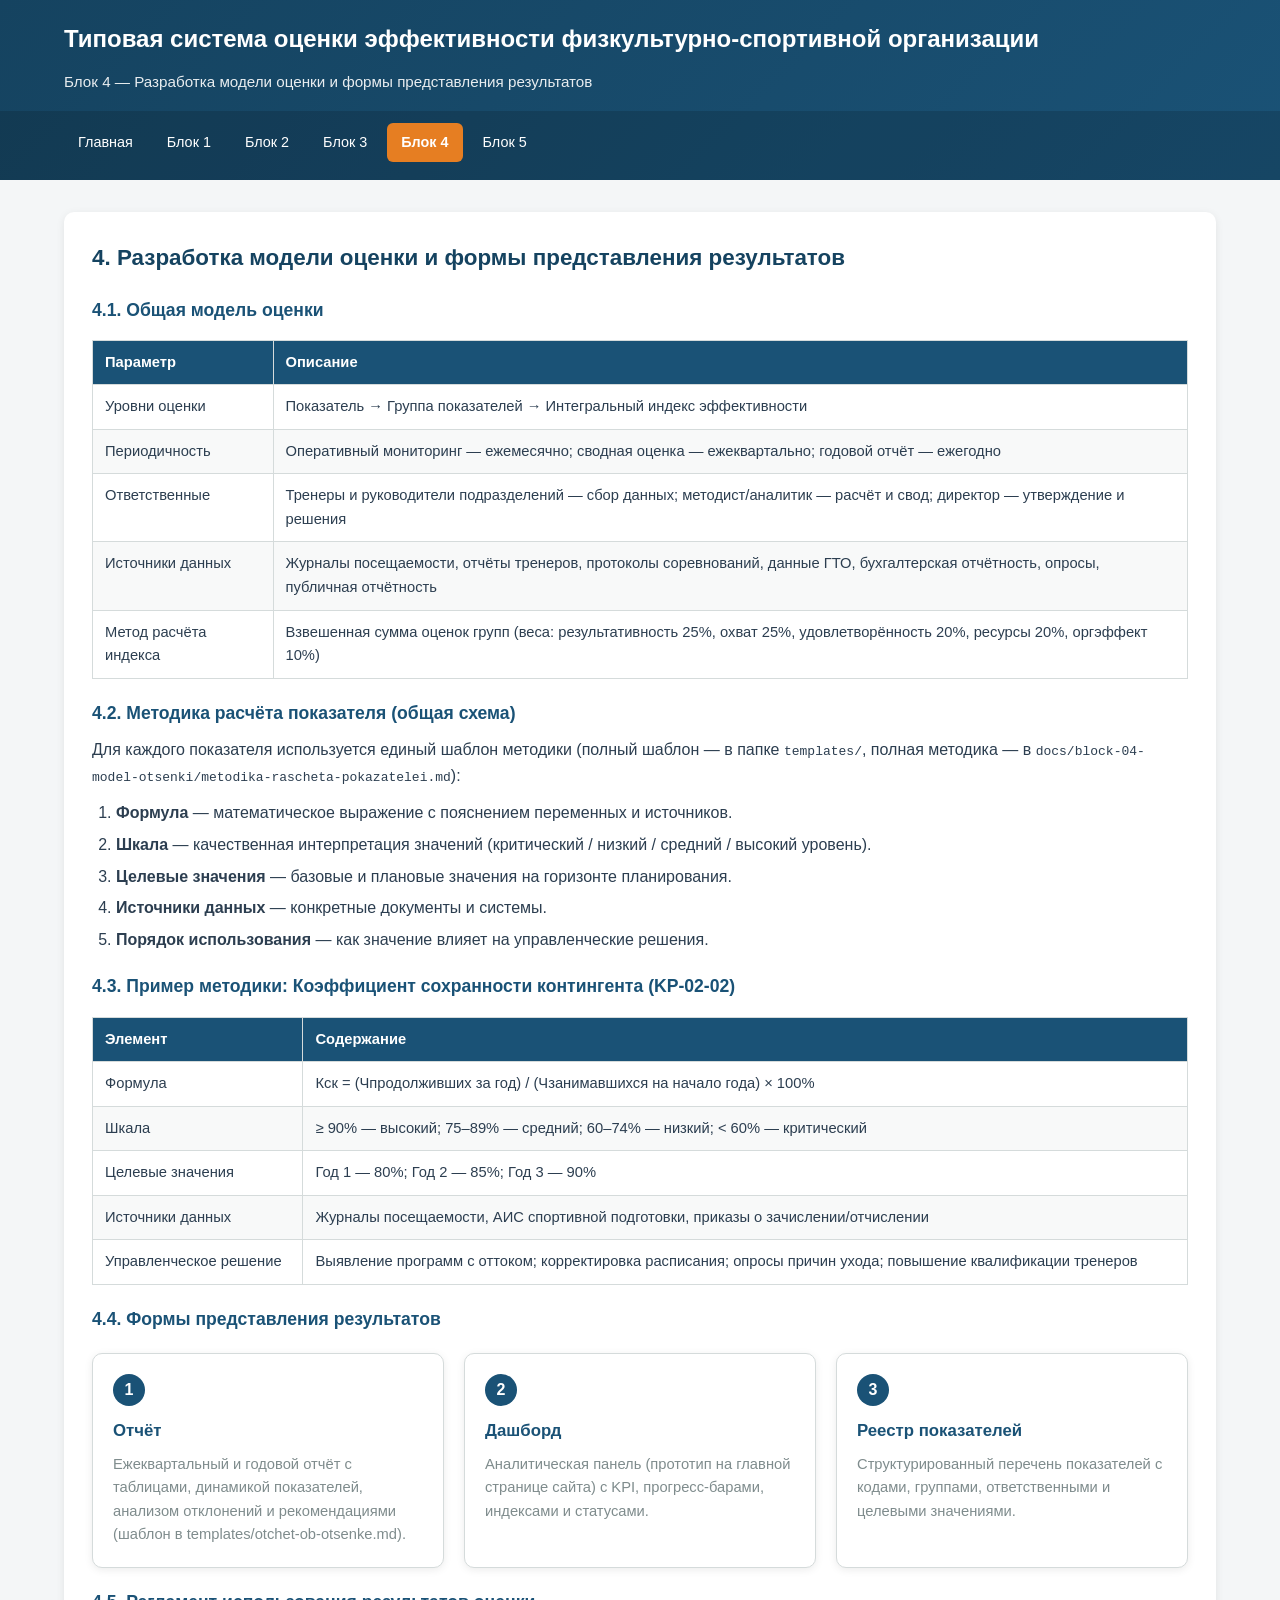
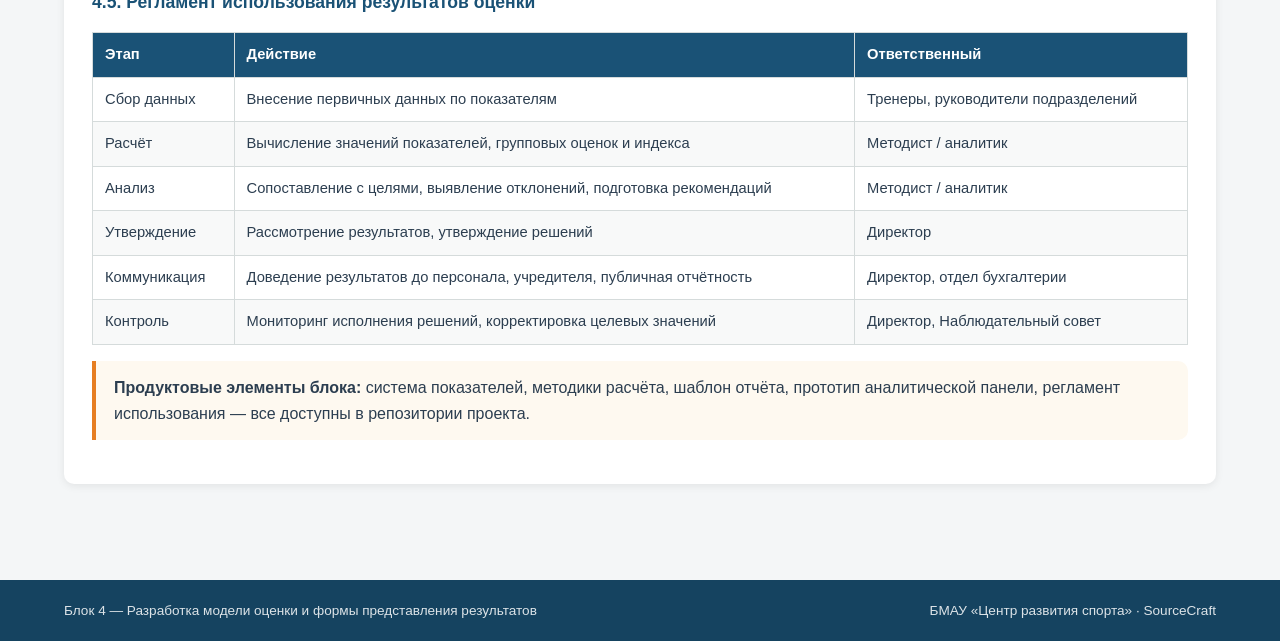
<file: site/block4.html>
<!DOCTYPE html>
<html lang="ru">
<head>
  <meta charset="UTF-8">
  <meta name="viewport" content="width=device-width, initial-scale=1.0">
  <title>Блок 4 — Разработка модели оценки и формы представления результатов</title>
  <link rel="stylesheet" href="css/style.css">
</head>
<body>
  <header class="site-header">
    <div class="header-inner">
      <h1>Типовая система оценки эффективности физкультурно-спортивной организации</h1>
      <div class="subtitle">Блок 4 — Разработка модели оценки и формы представления результатов</div>
    </div>
    <nav class="main-nav">
      <ul>
        <li><a href="index.html">Главная</a></li>
        <li><a href="block1.html">Блок 1</a></li>
        <li><a href="block2.html">Блок 2</a></li>
        <li><a href="block3.html">Блок 3</a></li>
        <li><a href="block4.html">Блок 4</a></li>
        <li><a href="block5.html">Блок 5</a></li>
      </ul>
    </nav>
  </header>

  <main class="container">
    <div class="content-card">
      <h2>4. Разработка модели оценки и формы представления результатов</h2>

      <h3>4.1. Общая модель оценки</h3>
      <div class="table-wrap">
        <table>
          <thead>
            <tr>
              <th>Параметр</th>
              <th>Описание</th>
            </tr>
          </thead>
          <tbody>
            <tr>
              <td>Уровни оценки</td>
              <td>Показатель → Группа показателей → Интегральный индекс эффективности</td>
            </tr>
            <tr>
              <td>Периодичность</td>
              <td>Оперативный мониторинг — ежемесячно; сводная оценка — ежеквартально; годовой отчёт — ежегодно</td>
            </tr>
            <tr>
              <td>Ответственные</td>
              <td>Тренеры и руководители подразделений — сбор данных; методист/аналитик — расчёт и свод; директор — утверждение и решения</td>
            </tr>
            <tr>
              <td>Источники данных</td>
              <td>Журналы посещаемости, отчёты тренеров, протоколы соревнований, данные ГТО, бухгалтерская отчётность, опросы, публичная отчётность</td>
            </tr>
            <tr>
              <td>Метод расчёта индекса</td>
              <td>Взвешенная сумма оценок групп (веса: результативность 25%, охват 25%, удовлетворённость 20%, ресурсы 20%, оргэффект 10%)</td>
            </tr>
          </tbody>
        </table>
      </div>

      <h3>4.2. Методика расчёта показателя (общая схема)</h3>
      <p>Для каждого показателя используется единый шаблон методики (полный шаблон — в папке <code>templates/</code>, полная методика — в <code>docs/block-04-model-otsenki/metodika-rascheta-pokazatelei.md</code>):</p>
      <ol>
        <li><strong>Формула</strong> — математическое выражение с пояснением переменных и источников.</li>
        <li><strong>Шкала</strong> — качественная интерпретация значений (критический / низкий / средний / высокий уровень).</li>
        <li><strong>Целевые значения</strong> — базовые и плановые значения на горизонте планирования.</li>
        <li><strong>Источники данных</strong> — конкретные документы и системы.</li>
        <li><strong>Порядок использования</strong> — как значение влияет на управленческие решения.</li>
      </ol>

      <h3>4.3. Пример методики: Коэффициент сохранности контингента (KP-02-02)</h3>
      <div class="table-wrap">
        <table>
          <thead>
            <tr>
              <th>Элемент</th>
              <th>Содержание</th>
            </tr>
          </thead>
          <tbody>
            <tr>
              <td>Формула</td>
              <td>Кск = (Чпродолживших за год) / (Чзанимавшихся на начало года) × 100%</td>
            </tr>
            <tr>
              <td>Шкала</td>
              <td>≥ 90% — высокий; 75–89% — средний; 60–74% — низкий; &lt; 60% — критический</td>
            </tr>
            <tr>
              <td>Целевые значения</td>
              <td>Год 1 — 80%; Год 2 — 85%; Год 3 — 90%</td>
            </tr>
            <tr>
              <td>Источники данных</td>
              <td>Журналы посещаемости, АИС спортивной подготовки, приказы о зачислении/отчислении</td>
            </tr>
            <tr>
              <td>Управленческое решение</td>
              <td>Выявление программ с оттоком; корректировка расписания; опросы причин ухода; повышение квалификации тренеров</td>
            </tr>
          </tbody>
        </table>
      </div>

      <h3>4.4. Формы представления результатов</h3>
      <div class="cards-grid">
        <div class="card">
          <span class="card-num">1</span>
          <h3>Отчёт</h3>
          <p>Ежеквартальный и годовой отчёт с таблицами, динамикой показателей, анализом отклонений и рекомендациями (шаблон в templates/otchet-ob-otsenke.md).</p>
        </div>
        <div class="card">
          <span class="card-num">2</span>
          <h3>Дашборд</h3>
          <p>Аналитическая панель (прототип на главной странице сайта) с KPI, прогресс-барами, индексами и статусами.</p>
        </div>
        <div class="card">
          <span class="card-num">3</span>
          <h3>Реестр показателей</h3>
          <p>Структурированный перечень показателей с кодами, группами, ответственными и целевыми значениями.</p>
        </div>
      </div>

      <h3>4.5. Регламент использования результатов оценки</h3>
      <div class="table-wrap">
        <table>
          <thead>
            <tr>
              <th>Этап</th>
              <th>Действие</th>
              <th>Ответственный</th>
            </tr>
          </thead>
          <tbody>
            <tr>
              <td>Сбор данных</td>
              <td>Внесение первичных данных по показателям</td>
              <td>Тренеры, руководители подразделений</td>
            </tr>
            <tr>
              <td>Расчёт</td>
              <td>Вычисление значений показателей, групповых оценок и индекса</td>
              <td>Методист / аналитик</td>
            </tr>
            <tr>
              <td>Анализ</td>
              <td>Сопоставление с целями, выявление отклонений, подготовка рекомендаций</td>
              <td>Методист / аналитик</td>
            </tr>
            <tr>
              <td>Утверждение</td>
              <td>Рассмотрение результатов, утверждение решений</td>
              <td>Директор</td>
            </tr>
            <tr>
              <td>Коммуникация</td>
              <td>Доведение результатов до персонала, учредителя, публичная отчётность</td>
              <td>Директор, отдел бухгалтерии</td>
            </tr>
            <tr>
              <td>Контроль</td>
              <td>Мониторинг исполнения решений, корректировка целевых значений</td>
              <td>Директор, Наблюдательный совет</td>
            </tr>
          </tbody>
        </table>
      </div>

      <div class="callout">
        <strong>Продуктовые элементы блока:</strong> система показателей, методики расчёта, шаблон отчёта, прототип аналитической панели, регламент использования — все доступны в репозитории проекта.
      </div>
    </div>
  </main>

  <footer class="site-footer">
    <div class="footer-inner">
      <div>Блок 4 — Разработка модели оценки и формы представления результатов</div>
      <div>БМАУ «Центр развития спорта» · SourceCraft</div>
    </div>
  </footer>

  <script src="js/script.js"></script>
</body>
</html>
</file>
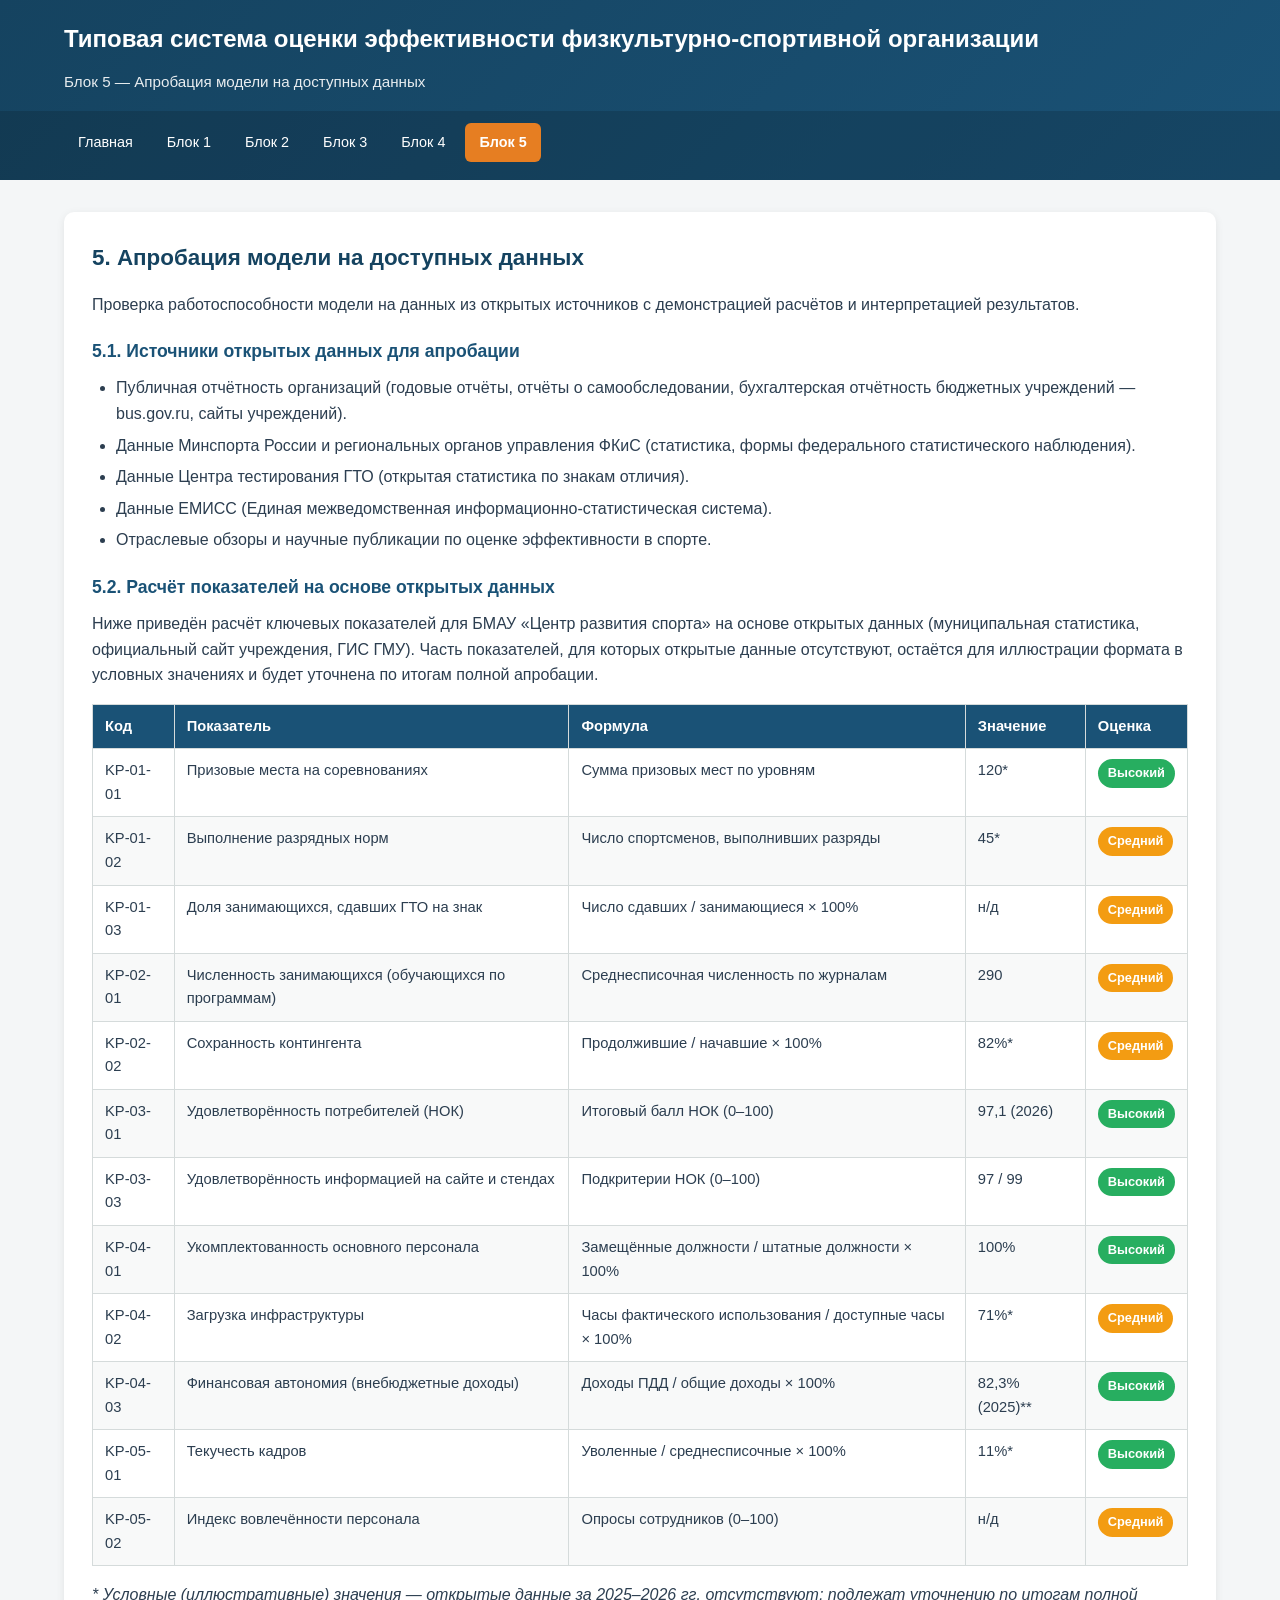
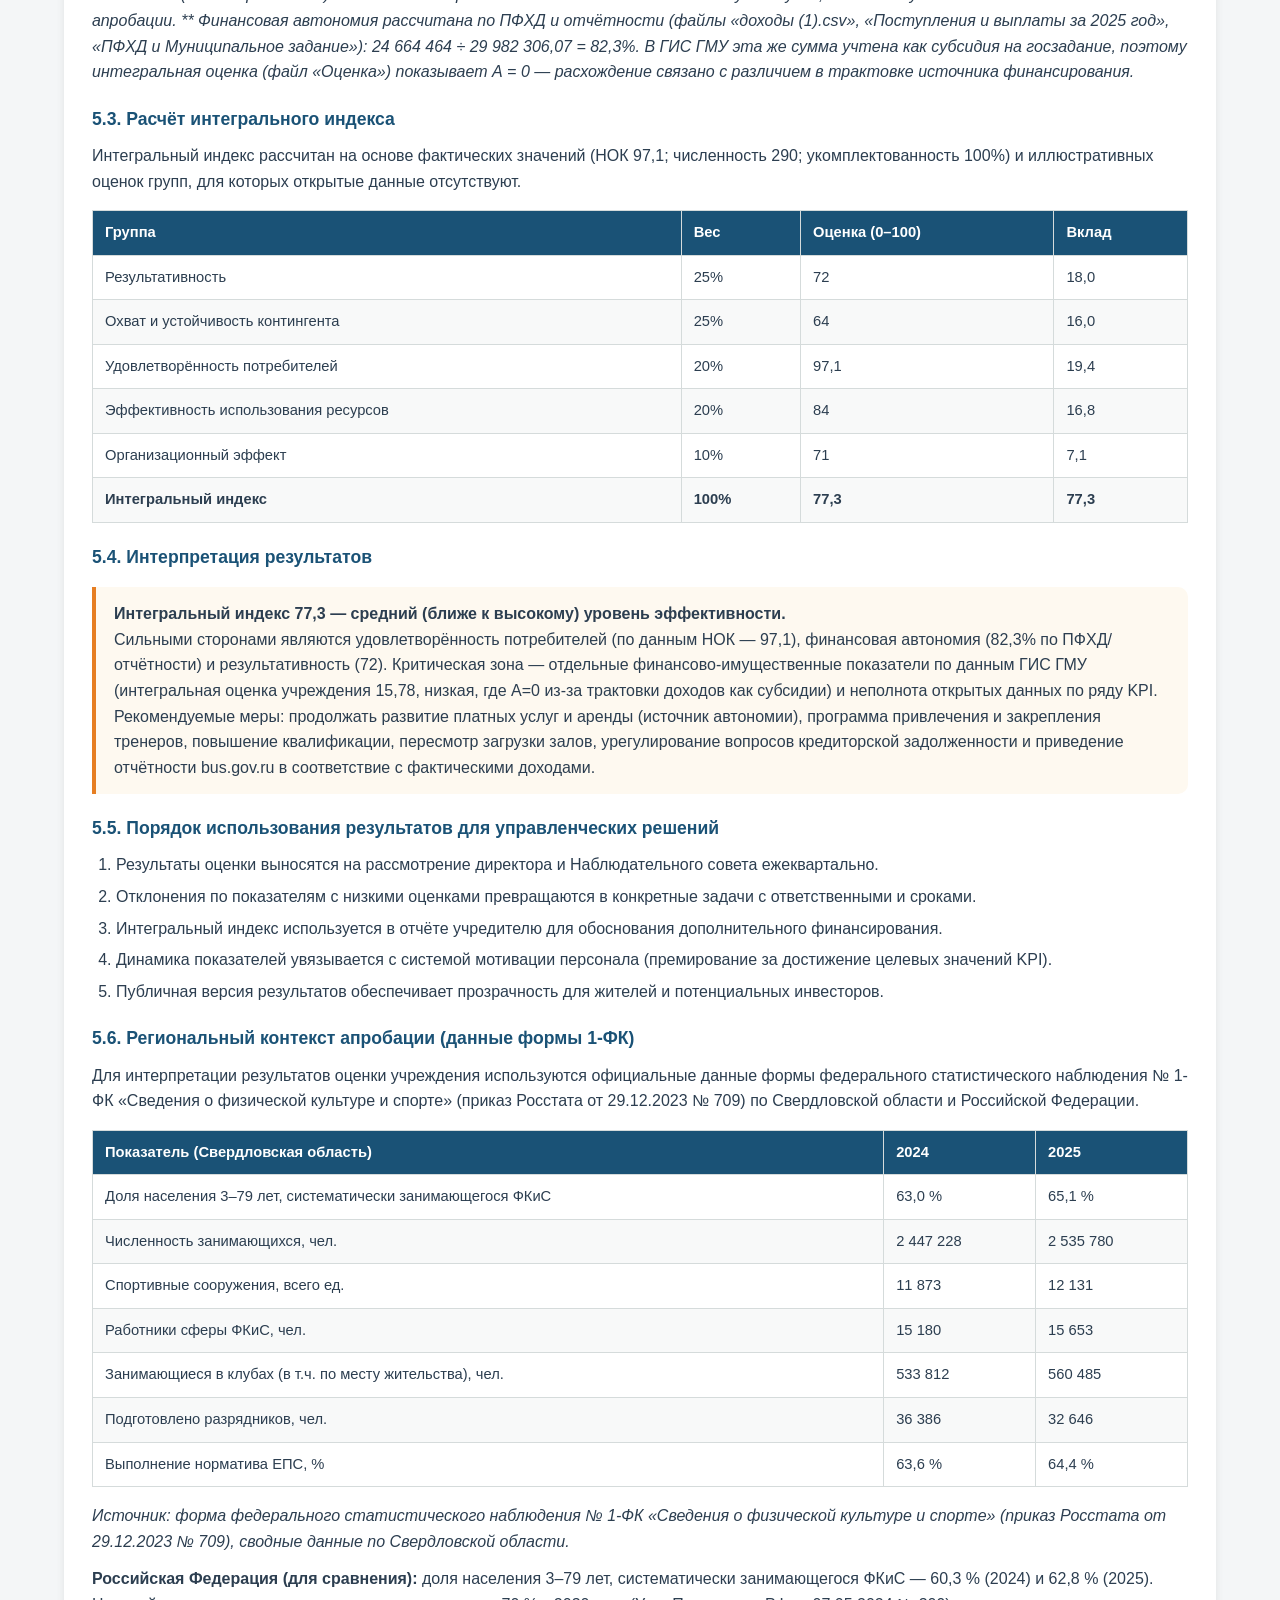
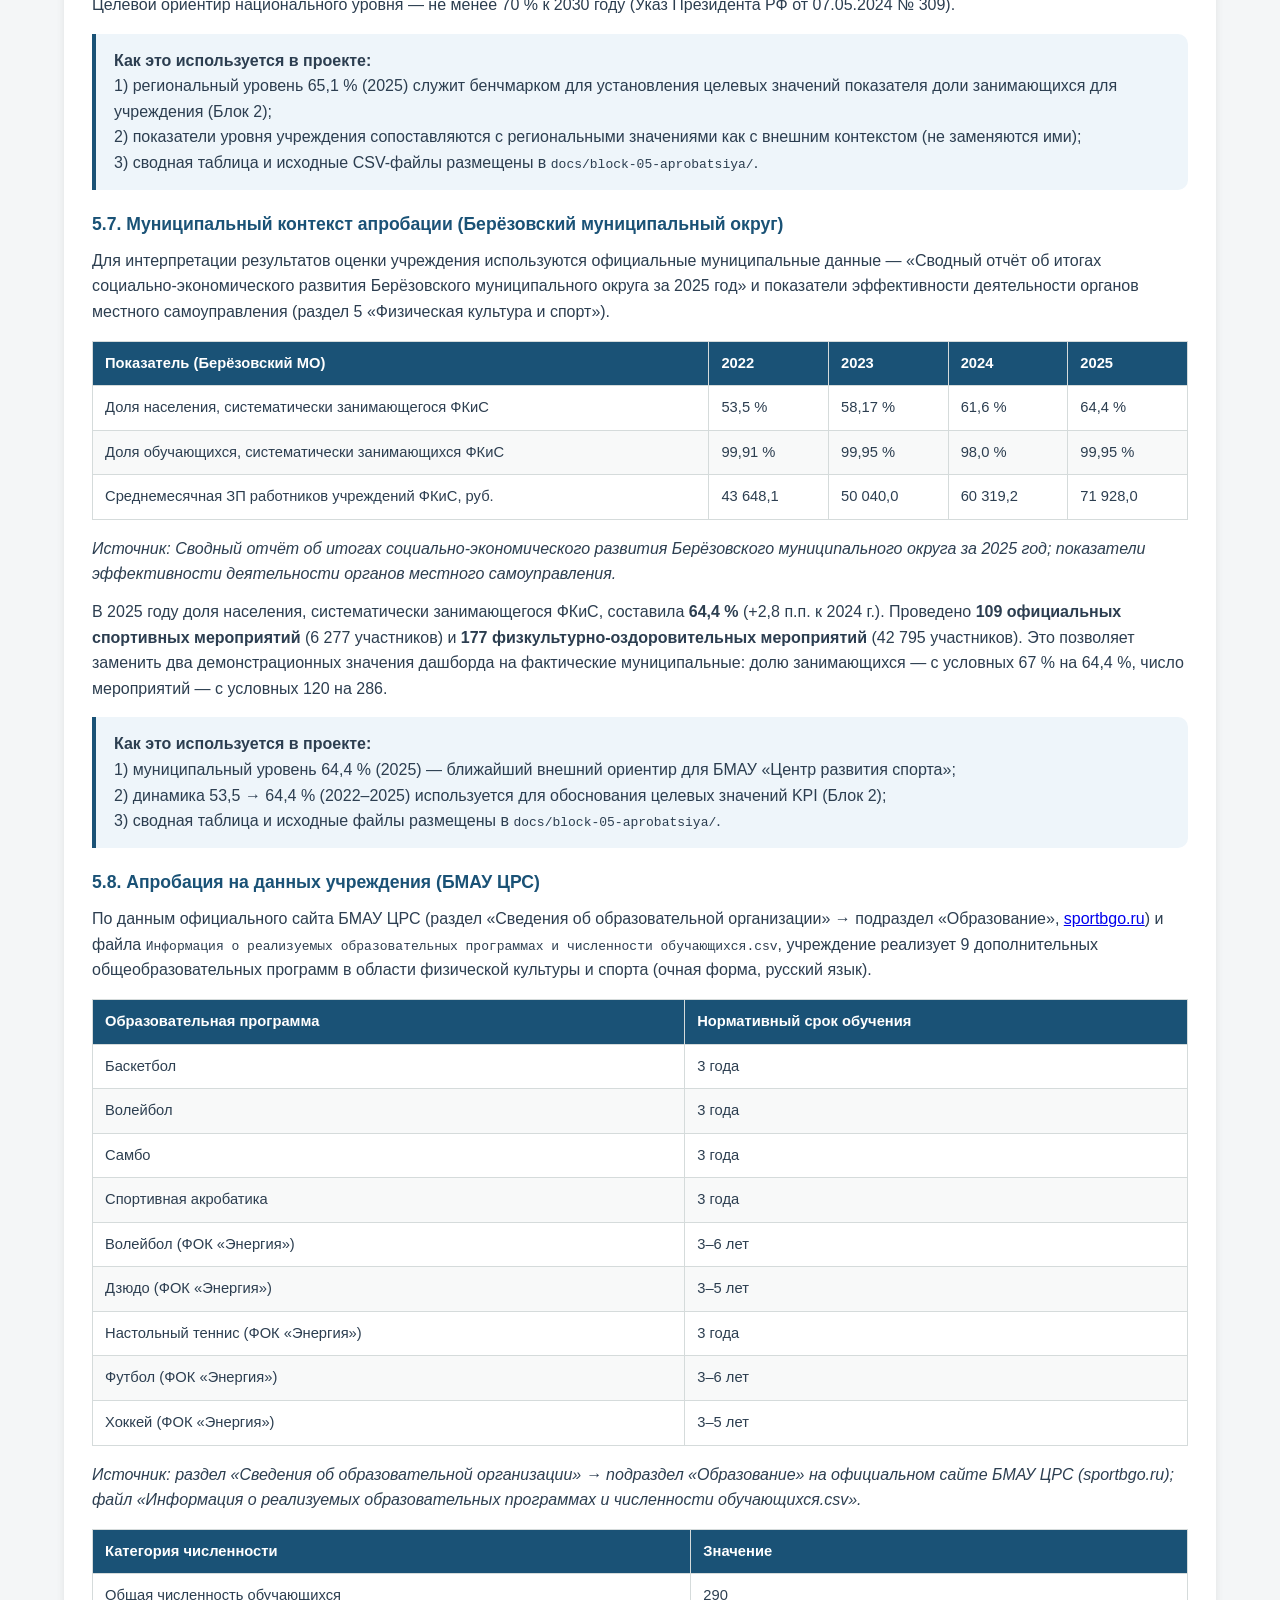
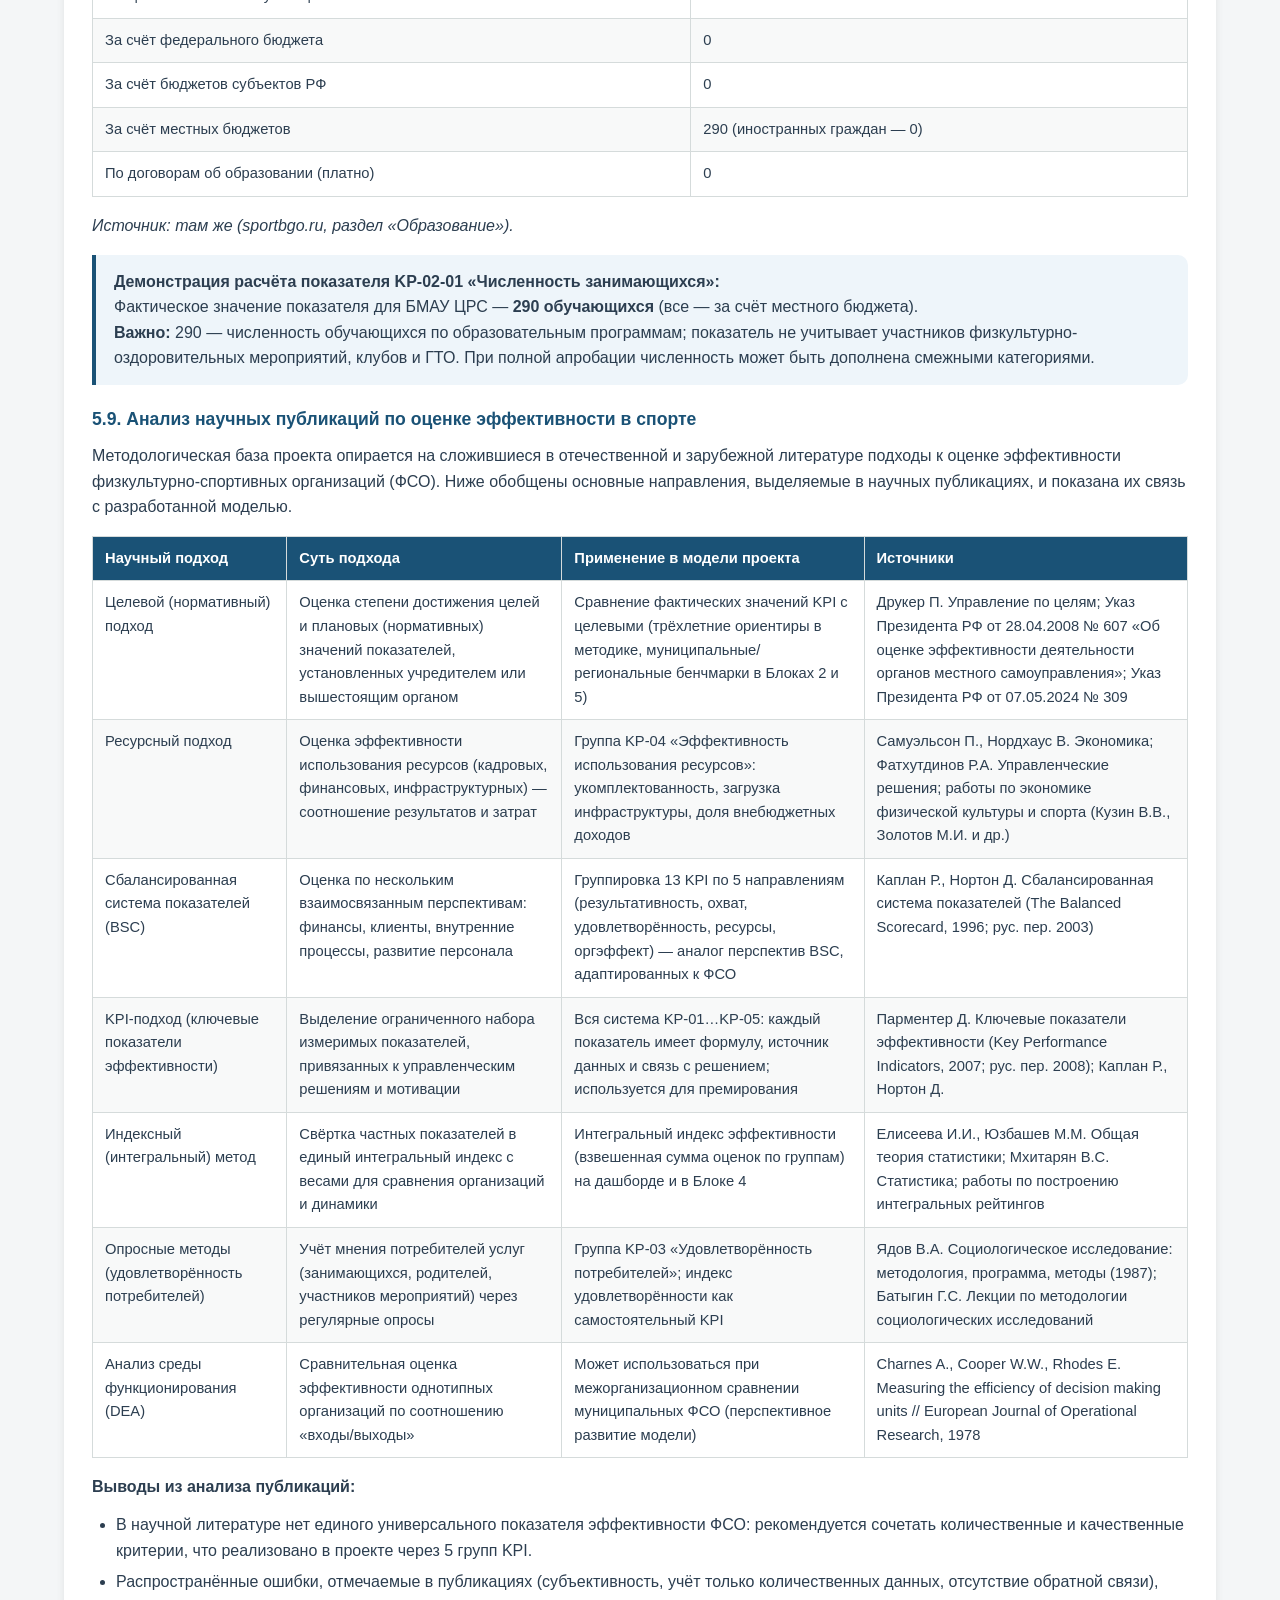
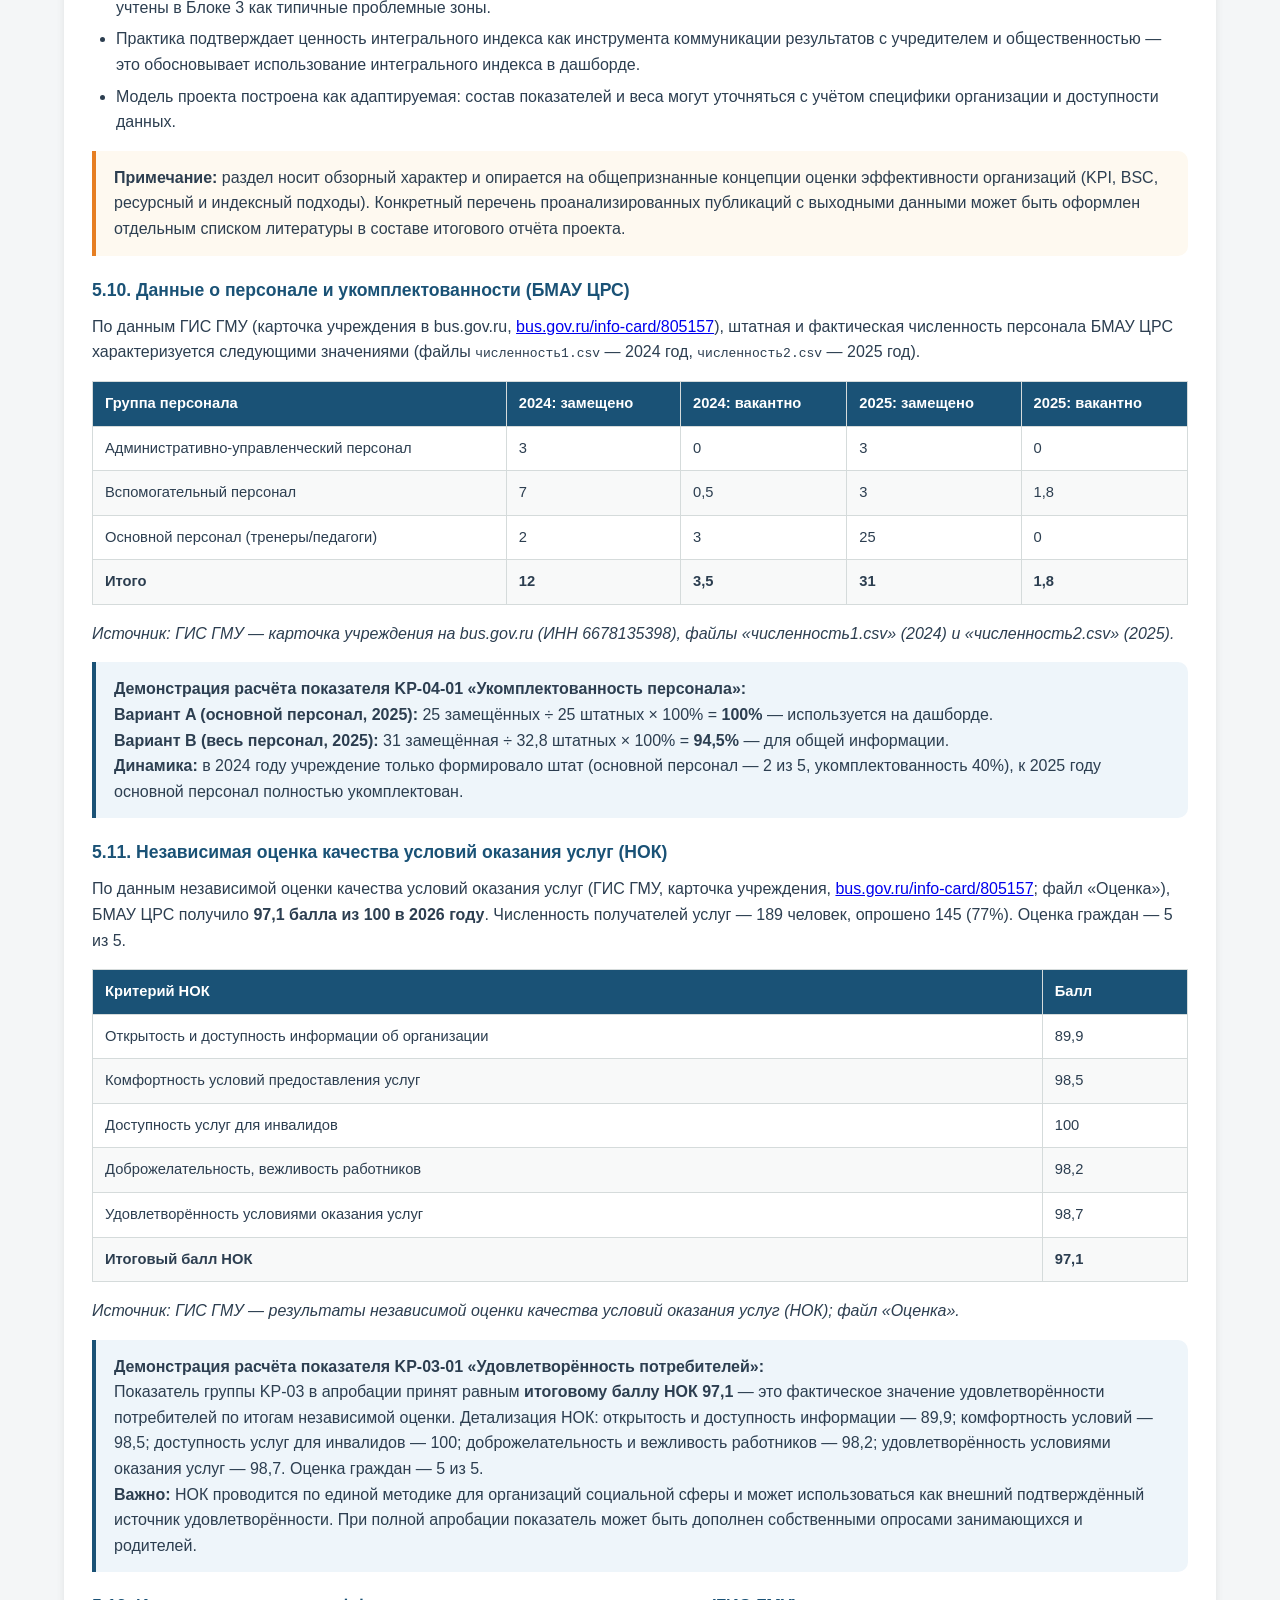
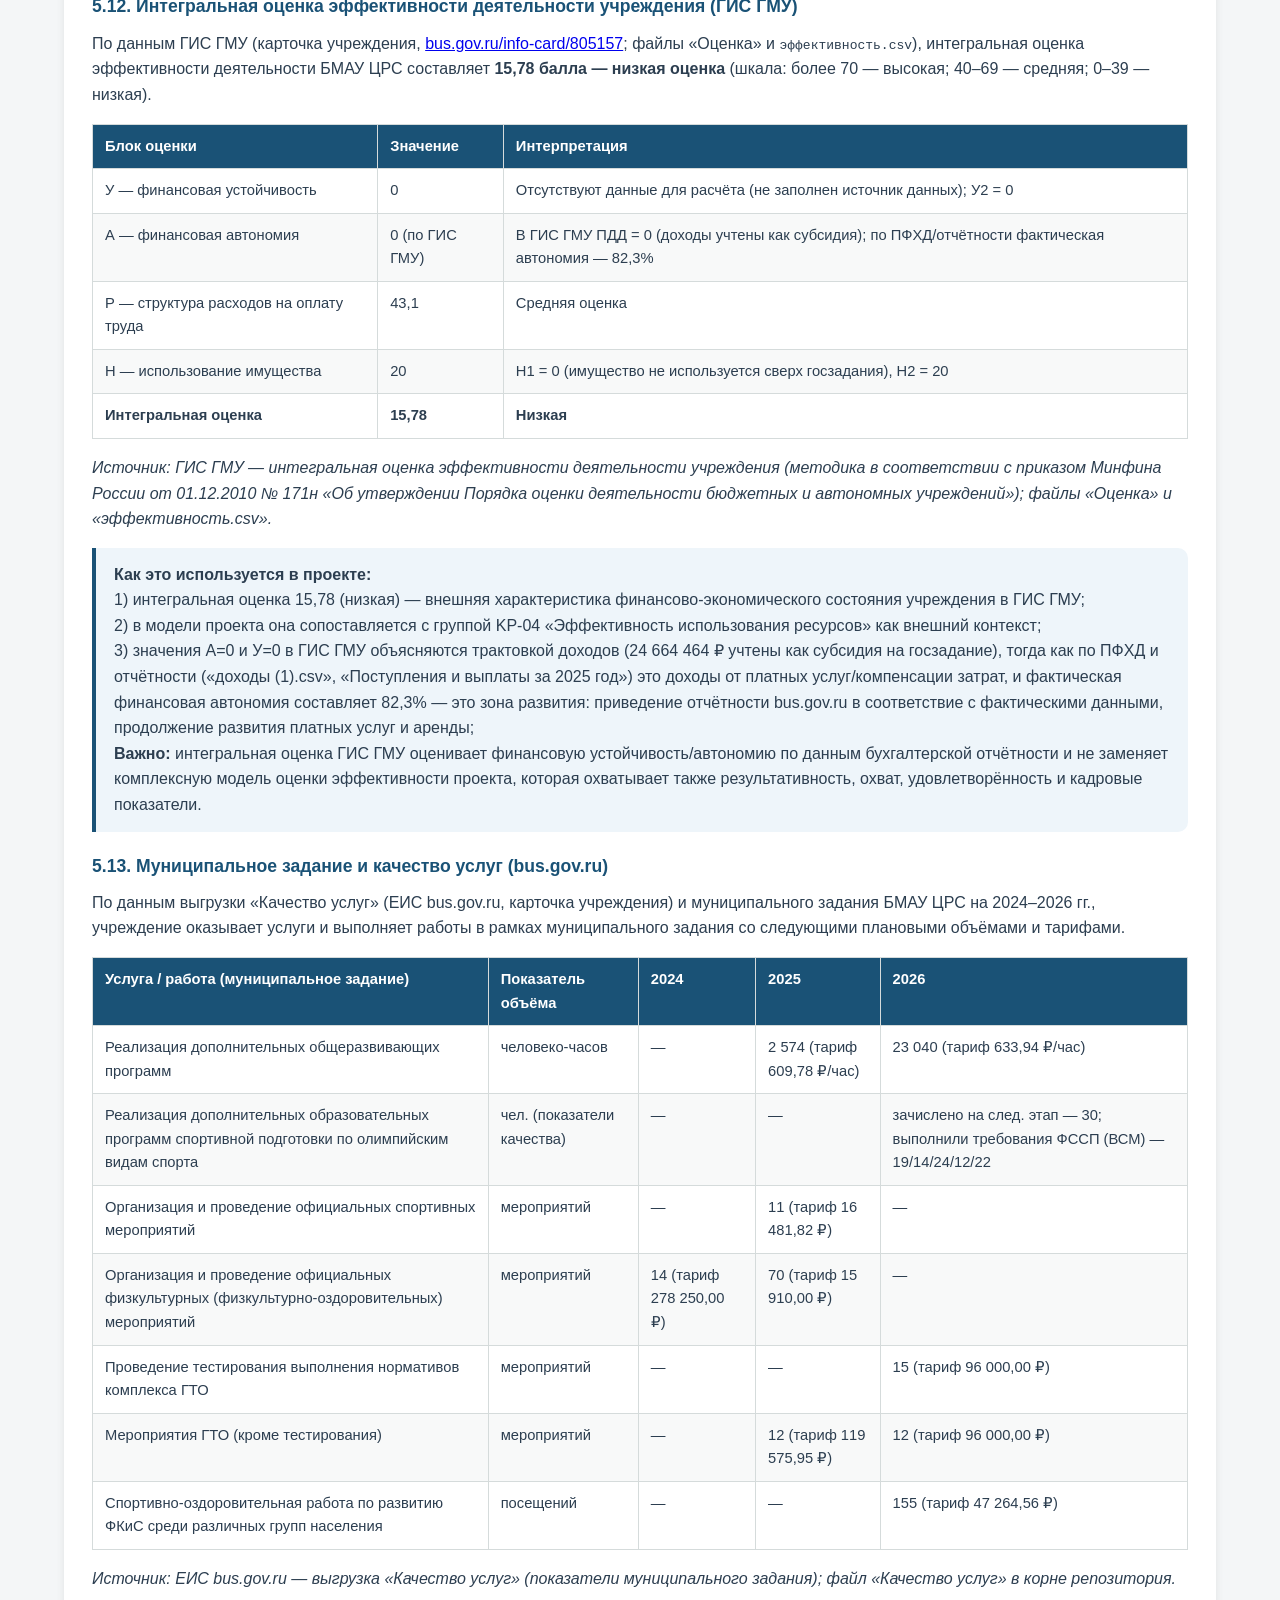
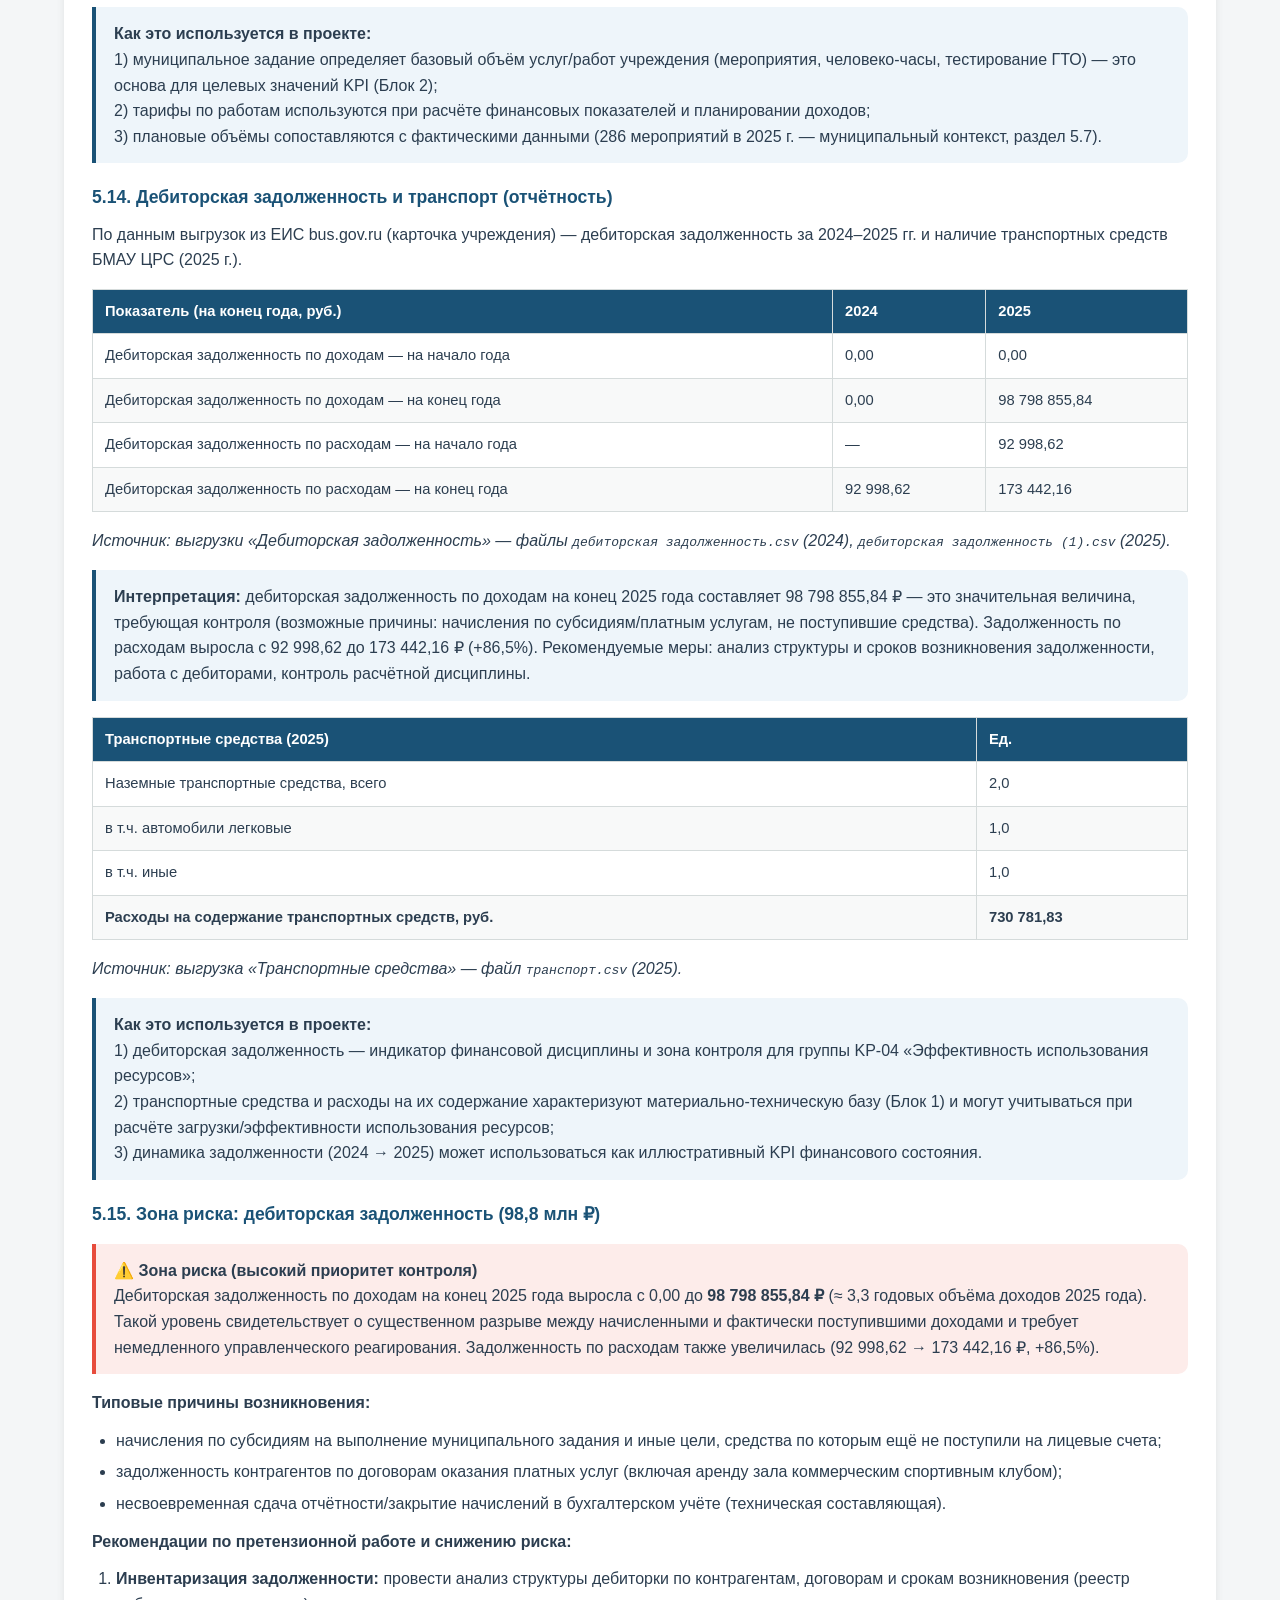
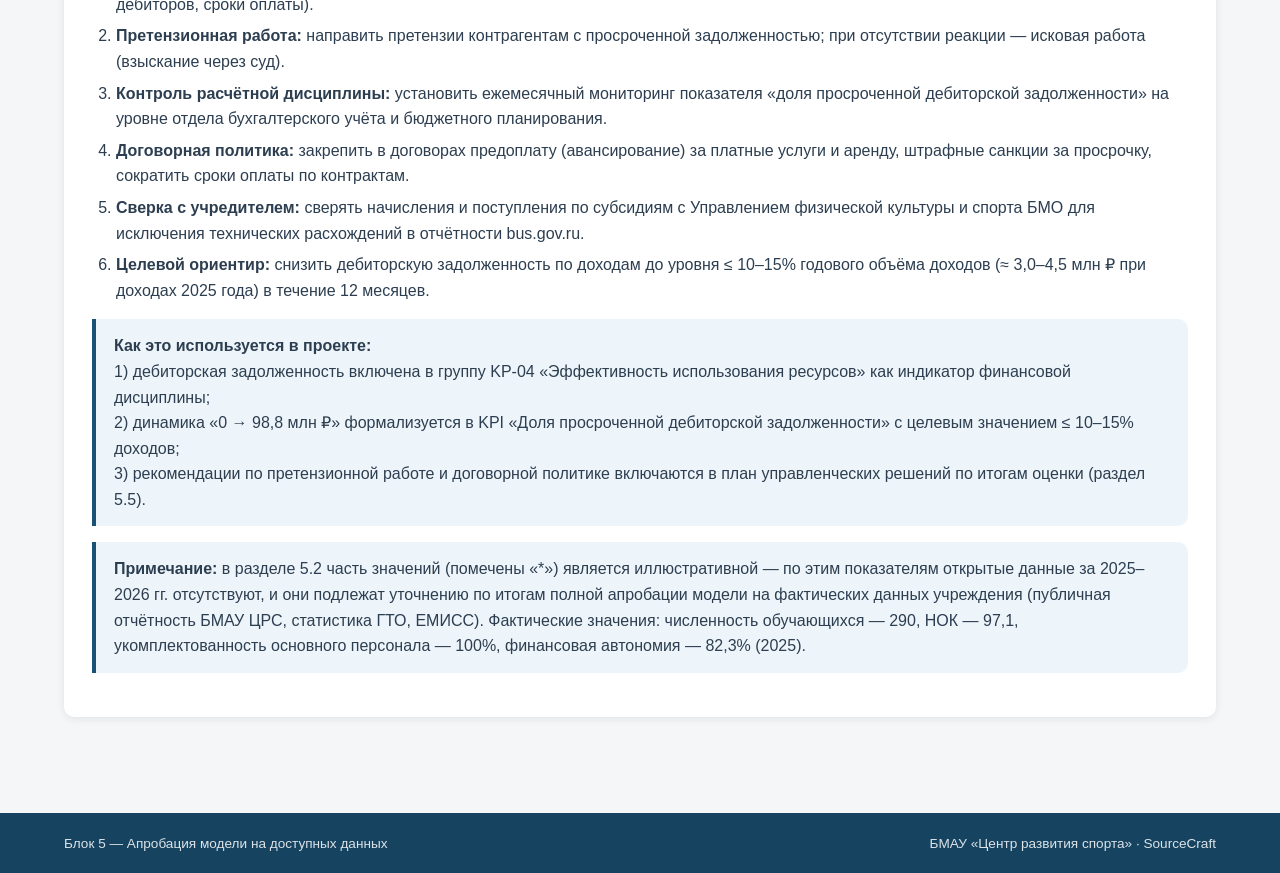
<file: site/block5.html>
<!DOCTYPE html>
<html lang="ru">
<head>
  <meta charset="UTF-8">
  <meta name="viewport" content="width=device-width, initial-scale=1.0">
  <title>Блок 5 — Апробация модели на доступных данных</title>
  <link rel="stylesheet" href="css/style.css">
</head>
<body>
  <header class="site-header">
    <div class="header-inner">
      <h1>Типовая система оценки эффективности физкультурно-спортивной организации</h1>
      <div class="subtitle">Блок 5 — Апробация модели на доступных данных</div>
    </div>
    <nav class="main-nav">
      <ul>
        <li><a href="index.html">Главная</a></li>
        <li><a href="block1.html">Блок 1</a></li>
        <li><a href="block2.html">Блок 2</a></li>
        <li><a href="block3.html">Блок 3</a></li>
        <li><a href="block4.html">Блок 4</a></li>
        <li><a href="block5.html">Блок 5</a></li>
      </ul>
    </nav>
  </header>

  <main class="container">
    <div class="content-card">
      <h2>5. Апробация модели на доступных данных</h2>
      <p>Проверка работоспособности модели на данных из открытых источников с демонстрацией расчётов и интерпретацией результатов.</p>

      <h3>5.1. Источники открытых данных для апробации</h3>
      <ul>
        <li>Публичная отчётность организаций (годовые отчёты, отчёты о самообследовании, бухгалтерская отчётность бюджетных учреждений — bus.gov.ru, сайты учреждений).</li>
        <li>Данные Минспорта России и региональных органов управления ФКиС (статистика, формы федерального статистического наблюдения).</li>
        <li>Данные Центра тестирования ГТО (открытая статистика по знакам отличия).</li>
        <li>Данные ЕМИСС (Единая межведомственная информационно-статистическая система).</li>
        <li>Отраслевые обзоры и научные публикации по оценке эффективности в спорте.</li>
      </ul>

      <h3>5.2. Расчёт показателей на основе открытых данных</h3>
      <p>Ниже приведён расчёт ключевых показателей для БМАУ «Центр развития спорта» на основе открытых данных (муниципальная статистика, официальный сайт учреждения, ГИС ГМУ). Часть показателей, для которых открытые данные отсутствуют, остаётся для иллюстрации формата в условных значениях и будет уточнена по итогам полной апробации.</p>

      <div class="table-wrap">
        <table>
          <thead>
            <tr>
              <th>Код</th>
              <th>Показатель</th>
              <th>Формула</th>
              <th>Значение</th>
              <th>Оценка</th>
            </tr>
          </thead>
          <tbody>
            <tr>
              <td>KP-01-01</td>
              <td>Призовые места на соревнованиях</td>
              <td>Сумма призовых мест по уровням</td>
              <td>120*</td>
              <td><span class="status-badge status-good">Высокий</span></td>
            </tr>
            <tr>
              <td>KP-01-02</td>
              <td>Выполнение разрядных норм</td>
              <td>Число спортсменов, выполнивших разряды</td>
              <td>45*</td>
              <td><span class="status-badge status-warn">Средний</span></td>
            </tr>
            <tr>
              <td>KP-01-03</td>
              <td>Доля занимающихся, сдавших ГТО на знак</td>
              <td>Число сдавших / занимающиеся × 100%</td>
              <td>н/д</td>
              <td><span class="status-badge status-warn">Средний</span></td>
            </tr>
            <tr>
              <td>KP-02-01</td>
              <td>Численность занимающихся (обучающихся по программам)</td>
              <td>Среднесписочная численность по журналам</td>
              <td>290</td>
              <td><span class="status-badge status-warn">Средний</span></td>
            </tr>
            <tr>
              <td>KP-02-02</td>
              <td>Сохранность контингента</td>
              <td>Продолжившие / начавшие × 100%</td>
              <td>82%*</td>
              <td><span class="status-badge status-warn">Средний</span></td>
            </tr>
            <tr>
              <td>KP-03-01</td>
              <td>Удовлетворённость потребителей (НОК)</td>
              <td>Итоговый балл НОК (0–100)</td>
              <td>97,1 (2026)</td>
              <td><span class="status-badge status-good">Высокий</span></td>
            </tr>
            <tr>
              <td>KP-03-03</td>
              <td>Удовлетворённость информацией на сайте и стендах</td>
              <td>Подкритерии НОК (0–100)</td>
              <td>97 / 99</td>
              <td><span class="status-badge status-good">Высокий</span></td>
            </tr>
            <tr>
              <td>KP-04-01</td>
              <td>Укомплектованность основного персонала</td>
              <td>Замещённые должности / штатные должности × 100%</td>
              <td>100%</td>
              <td><span class="status-badge status-good">Высокий</span></td>
            </tr>
            <tr>
              <td>KP-04-02</td>
              <td>Загрузка инфраструктуры</td>
              <td>Часы фактического использования / доступные часы × 100%</td>
              <td>71%*</td>
              <td><span class="status-badge status-warn">Средний</span></td>
            </tr>
            <tr>
              <td>KP-04-03</td>
              <td>Финансовая автономия (внебюджетные доходы)</td>
              <td>Доходы ПДД / общие доходы × 100%</td>
              <td>82,3% (2025)**</td>
              <td><span class="status-badge status-good">Высокий</span></td>
            </tr>
            <tr>
              <td>KP-05-01</td>
              <td>Текучесть кадров</td>
              <td>Уволенные / среднесписочные × 100%</td>
              <td>11%*</td>
              <td><span class="status-badge status-good">Высокий</span></td>
            </tr>
            <tr>
              <td>KP-05-02</td>
              <td>Индекс вовлечённости персонала</td>
              <td>Опросы сотрудников (0–100)</td>
              <td>н/д</td>
              <td><span class="status-badge status-warn">Средний</span></td>
            </tr>
          </tbody>
        </table>
      </div>

      <p><em>* Условные (иллюстративные) значения — открытые данные за 2025–2026 гг. отсутствуют; подлежат уточнению по итогам полной апробации. ** Финансовая автономия рассчитана по ПФХД и отчётности (файлы «доходы (1).csv», «Поступления и выплаты за 2025 год», «ПФХД и Муниципальное задание»): 24 664 464 ÷ 29 982 306,07 = 82,3%. В ГИС ГМУ эта же сумма учтена как субсидия на госзадание, поэтому интегральная оценка (файл «Оценка») показывает А = 0 — расхождение связано с различием в трактовке источника финансирования.</em></p>

      <h3>5.3. Расчёт интегрального индекса</h3>
      <p>Интегральный индекс рассчитан на основе фактических значений (НОК 97,1; численность 290; укомплектованность 100%) и иллюстративных оценок групп, для которых открытые данные отсутствуют.</p>
      <div class="table-wrap">
        <table>
          <thead>
            <tr>
              <th>Группа</th>
              <th>Вес</th>
              <th>Оценка (0–100)</th>
              <th>Вклад</th>
            </tr>
          </thead>
          <tbody>
            <tr>
              <td>Результативность</td>
              <td>25%</td>
              <td>72</td>
              <td>18,0</td>
            </tr>
            <tr>
              <td>Охват и устойчивость контингента</td>
              <td>25%</td>
              <td>64</td>
              <td>16,0</td>
            </tr>
            <tr>
              <td>Удовлетворённость потребителей</td>
              <td>20%</td>
              <td>97,1</td>
              <td>19,4</td>
            </tr>
            <tr>
              <td>Эффективность использования ресурсов</td>
              <td>20%</td>
              <td>84</td>
              <td>16,8</td>
            </tr>
            <tr>
              <td>Организационный эффект</td>
              <td>10%</td>
              <td>71</td>
              <td>7,1</td>
            </tr>
            <tr>
              <td><strong>Интегральный индекс</strong></td>
              <td><strong>100%</strong></td>
              <td><strong>77,3</strong></td>
              <td><strong>77,3</strong></td>
            </tr>
          </tbody>
        </table>
      </div>

      <h3>5.4. Интерпретация результатов</h3>
      <div class="callout">
        <strong>Интегральный индекс 77,3 — средний (ближе к высокому) уровень эффективности.</strong><br>
        Сильными сторонами являются удовлетворённость потребителей (по данным НОК — 97,1), финансовая автономия (82,3% по ПФХД/отчётности) и результативность (72). Критическая зона — отдельные финансово-имущественные показатели по данным ГИС ГМУ (интегральная оценка учреждения 15,78, низкая, где А=0 из-за трактовки доходов как субсидии) и неполнота открытых данных по ряду KPI. Рекомендуемые меры: продолжать развитие платных услуг и аренды (источник автономии), программа привлечения и закрепления тренеров, повышение квалификации, пересмотр загрузки залов, урегулирование вопросов кредиторской задолженности и приведение отчётности bus.gov.ru в соответствие с фактическими доходами.
      </div>

      <h3>5.5. Порядок использования результатов для управленческих решений</h3>
      <ol>
        <li>Результаты оценки выносятся на рассмотрение директора и Наблюдательного совета ежеквартально.</li>
        <li>Отклонения по показателям с низкими оценками превращаются в конкретные задачи с ответственными и сроками.</li>
        <li>Интегральный индекс используется в отчёте учредителю для обоснования дополнительного финансирования.</li>
        <li>Динамика показателей увязывается с системой мотивации персонала (премирование за достижение целевых значений KPI).</li>
        <li>Публичная версия результатов обеспечивает прозрачность для жителей и потенциальных инвесторов.</li>
      </ol>

      <h3>5.6. Региональный контекст апробации (данные формы 1-ФК)</h3>
      <p>Для интерпретации результатов оценки учреждения используются официальные данные формы федерального статистического наблюдения № 1-ФК «Сведения о физической культуре и спорте» (приказ Росстата от 29.12.2023 № 709) по Свердловской области и Российской Федерации.</p>

      <div class="table-wrap">
        <table>
          <thead>
            <tr>
              <th>Показатель (Свердловская область)</th>
              <th>2024</th>
              <th>2025</th>
            </tr>
          </thead>
          <tbody>
            <tr>
              <td>Доля населения 3–79 лет, систематически занимающегося ФКиС</td>
              <td>63,0 %</td>
              <td>65,1 %</td>
            </tr>
            <tr>
              <td>Численность занимающихся, чел.</td>
              <td>2 447 228</td>
              <td>2 535 780</td>
            </tr>
            <tr>
              <td>Спортивные сооружения, всего ед.</td>
              <td>11 873</td>
              <td>12 131</td>
            </tr>
            <tr>
              <td>Работники сферы ФКиС, чел.</td>
              <td>15 180</td>
              <td>15 653</td>
            </tr>
            <tr>
              <td>Занимающиеся в клубах (в т.ч. по месту жительства), чел.</td>
              <td>533 812</td>
              <td>560 485</td>
            </tr>
            <tr>
              <td>Подготовлено разрядников, чел.</td>
              <td>36 386</td>
              <td>32 646</td>
            </tr>
            <tr>
              <td>Выполнение норматива ЕПС, %</td>
              <td>63,6 %</td>
              <td>64,4 %</td>
            </tr>
          </tbody>
        </table>
      </div>

      <p><em>Источник: форма федерального статистического наблюдения № 1-ФК «Сведения о физической культуре и спорте» (приказ Росстата от 29.12.2023 № 709), сводные данные по Свердловской области.</em></p>

      <p><strong>Российская Федерация (для сравнения):</strong> доля населения 3–79 лет, систематически занимающегося ФКиС — 60,3 % (2024) и 62,8 % (2025). Целевой ориентир национального уровня — не менее 70 % к 2030 году (Указ Президента РФ от 07.05.2024 № 309).</p>

      <div class="callout info">
        <strong>Как это используется в проекте:</strong><br>
        1) региональный уровень 65,1 % (2025) служит бенчмарком для установления целевых значений показателя доли занимающихся для учреждения (Блок 2);<br>
        2) показатели уровня учреждения сопоставляются с региональными значениями как с внешним контекстом (не заменяются ими);<br>
        3) сводная таблица и исходные CSV-файлы размещены в <code>docs/block-05-aprobatsiya/</code>.
      </div>

      <h3>5.7. Муниципальный контекст апробации (Берёзовский муниципальный округ)</h3>
      <p>Для интерпретации результатов оценки учреждения используются официальные муниципальные данные — «Сводный отчёт об итогах социально-экономического развития Берёзовского муниципального округа за 2025 год» и показатели эффективности деятельности органов местного самоуправления (раздел 5 «Физическая культура и спорт»).</p>

      <div class="table-wrap">
        <table>
          <thead>
            <tr>
              <th>Показатель (Берёзовский МО)</th>
              <th>2022</th>
              <th>2023</th>
              <th>2024</th>
              <th>2025</th>
            </tr>
          </thead>
          <tbody>
            <tr>
              <td>Доля населения, систематически занимающегося ФКиС</td>
              <td>53,5 %</td>
              <td>58,17 %</td>
              <td>61,6 %</td>
              <td>64,4 %</td>
            </tr>
            <tr>
              <td>Доля обучающихся, систематически занимающихся ФКиС</td>
              <td>99,91 %</td>
              <td>99,95 %</td>
              <td>98,0 %</td>
              <td>99,95 %</td>
            </tr>
            <tr>
              <td>Среднемесячная ЗП работников учреждений ФКиС, руб.</td>
              <td>43 648,1</td>
              <td>50 040,0</td>
              <td>60 319,2</td>
              <td>71 928,0</td>
            </tr>
          </tbody>
        </table>
      </div>

      <p><em>Источник: Сводный отчёт об итогах социально-экономического развития Берёзовского муниципального округа за 2025 год; показатели эффективности деятельности органов местного самоуправления.</em></p>

      <p>В 2025 году доля населения, систематически занимающегося ФКиС, составила <strong>64,4 %</strong> (+2,8 п.п. к 2024 г.). Проведено <strong>109 официальных спортивных мероприятий</strong> (6 277 участников) и <strong>177 физкультурно-оздоровительных мероприятий</strong> (42 795 участников). Это позволяет заменить два демонстрационных значения дашборда на фактические муниципальные: долю занимающихся — с условных 67 % на 64,4 %, число мероприятий — с условных 120 на 286.</p>

      <div class="callout info">
        <strong>Как это используется в проекте:</strong><br>
        1) муниципальный уровень 64,4 % (2025) — ближайший внешний ориентир для БМАУ «Центр развития спорта»;<br>
        2) динамика 53,5 → 64,4 % (2022–2025) используется для обоснования целевых значений KPI (Блок 2);<br>
        3) сводная таблица и исходные файлы размещены в <code>docs/block-05-aprobatsiya/</code>.
      </div>

      <h3>5.8. Апробация на данных учреждения (БМАУ ЦРС)</h3>
      <p>По данным официального сайта БМАУ ЦРС (раздел «Сведения об образовательной организации» → подраздел «Образование», <a href="https://sportbgo.ru" target="_blank" rel="noopener">sportbgo.ru</a>) и файла <code>Информация о реализуемых образовательных программах и численности обучающихся.csv</code>, учреждение реализует 9 дополнительных общеобразовательных программ в области физической культуры и спорта (очная форма, русский язык).</p>

      <div class="table-wrap">
        <table>
          <thead>
            <tr>
              <th>Образовательная программа</th>
              <th>Нормативный срок обучения</th>
            </tr>
          </thead>
          <tbody>
            <tr>
              <td>Баскетбол</td>
              <td>3 года</td>
            </tr>
            <tr>
              <td>Волейбол</td>
              <td>3 года</td>
            </tr>
            <tr>
              <td>Самбо</td>
              <td>3 года</td>
            </tr>
            <tr>
              <td>Спортивная акробатика</td>
              <td>3 года</td>
            </tr>
            <tr>
              <td>Волейбол (ФОК «Энергия»)</td>
              <td>3–6 лет</td>
            </tr>
            <tr>
              <td>Дзюдо (ФОК «Энергия»)</td>
              <td>3–5 лет</td>
            </tr>
            <tr>
              <td>Настольный теннис (ФОК «Энергия»)</td>
              <td>3 года</td>
            </tr>
            <tr>
              <td>Футбол (ФОК «Энергия»)</td>
              <td>3–6 лет</td>
            </tr>
            <tr>
              <td>Хоккей (ФОК «Энергия»)</td>
              <td>3–5 лет</td>
            </tr>
          </tbody>
        </table>
      </div>

      <p><em>Источник: раздел «Сведения об образовательной организации» → подраздел «Образование» на официальном сайте БМАУ ЦРС (sportbgo.ru); файл «Информация о реализуемых образовательных программах и численности обучающихся.csv».</em></p>

      <div class="table-wrap">
        <table>
          <thead>
            <tr>
              <th>Категория численности</th>
              <th>Значение</th>
            </tr>
          </thead>
          <tbody>
            <tr>
              <td>Общая численность обучающихся</td>
              <td>290</td>
            </tr>
            <tr>
              <td>За счёт федерального бюджета</td>
              <td>0</td>
            </tr>
            <tr>
              <td>За счёт бюджетов субъектов РФ</td>
              <td>0</td>
            </tr>
            <tr>
              <td>За счёт местных бюджетов</td>
              <td>290 (иностранных граждан — 0)</td>
            </tr>
            <tr>
              <td>По договорам об образовании (платно)</td>
              <td>0</td>
            </tr>
          </tbody>
        </table>
      </div>

      <p><em>Источник: там же (sportbgo.ru, раздел «Образование»).</em></p>

      <div class="callout info">
        <strong>Демонстрация расчёта показателя KP-02-01 «Численность занимающихся»:</strong><br>
        Фактическое значение показателя для БМАУ ЦРС — <strong>290 обучающихся</strong> (все — за счёт местного бюджета).<br>
        <strong>Важно:</strong> 290 — численность обучающихся по образовательным программам; показатель не учитывает участников физкультурно-оздоровительных мероприятий, клубов и ГТО. При полной апробации численность может быть дополнена смежными категориями.
      </div>

      <h3>5.9. Анализ научных публикаций по оценке эффективности в спорте</h3>
      <p>Методологическая база проекта опирается на сложившиеся в отечественной и зарубежной литературе подходы к оценке эффективности физкультурно-спортивных организаций (ФСО). Ниже обобщены основные направления, выделяемые в научных публикациях, и показана их связь с разработанной моделью.</p>

      <div class="table-wrap">
        <table>
          <thead>
            <tr>
              <th>Научный подход</th>
              <th>Суть подхода</th>
              <th>Применение в модели проекта</th>
              <th>Источники</th>
            </tr>
          </thead>
          <tbody>
            <tr>
              <td>Целевой (нормативный) подход</td>
              <td>Оценка степени достижения целей и плановых (нормативных) значений показателей, установленных учредителем или вышестоящим органом</td>
              <td>Сравнение фактических значений KPI с целевыми (трёхлетние ориентиры в методике, муниципальные/региональные бенчмарки в Блоках 2 и 5)</td>
              <td>Друкер П. Управление по целям; Указ Президента РФ от 28.04.2008 № 607 «Об оценке эффективности деятельности органов местного самоуправления»; Указ Президента РФ от 07.05.2024 № 309</td>
            </tr>
            <tr>
              <td>Ресурсный подход</td>
              <td>Оценка эффективности использования ресурсов (кадровых, финансовых, инфраструктурных) — соотношение результатов и затрат</td>
              <td>Группа KP-04 «Эффективность использования ресурсов»: укомплектованность, загрузка инфраструктуры, доля внебюджетных доходов</td>
              <td>Самуэльсон П., Нордхаус В. Экономика; Фатхутдинов Р.А. Управленческие решения; работы по экономике физической культуры и спорта (Кузин В.В., Золотов М.И. и др.)</td>
            </tr>
            <tr>
              <td>Сбалансированная система показателей (BSC)</td>
              <td>Оценка по нескольким взаимосвязанным перспективам: финансы, клиенты, внутренние процессы, развитие персонала</td>
              <td>Группировка 13 KPI по 5 направлениям (результативность, охват, удовлетворённость, ресурсы, оргэффект) — аналог перспектив BSC, адаптированных к ФСО</td>
              <td>Каплан Р., Нортон Д. Сбалансированная система показателей (The Balanced Scorecard, 1996; рус. пер. 2003)</td>
            </tr>
            <tr>
              <td>KPI-подход (ключевые показатели эффективности)</td>
              <td>Выделение ограниченного набора измеримых показателей, привязанных к управленческим решениям и мотивации</td>
              <td>Вся система KP-01…KP-05: каждый показатель имеет формулу, источник данных и связь с решением; используется для премирования</td>
              <td>Парментер Д. Ключевые показатели эффективности (Key Performance Indicators, 2007; рус. пер. 2008); Каплан Р., Нортон Д.</td>
            </tr>
            <tr>
              <td>Индексный (интегральный) метод</td>
              <td>Свёртка частных показателей в единый интегральный индекс с весами для сравнения организаций и динамики</td>
              <td>Интегральный индекс эффективности (взвешенная сумма оценок по группам) на дашборде и в Блоке 4</td>
              <td>Елисеева И.И., Юзбашев М.М. Общая теория статистики; Мхитарян В.С. Статистика; работы по построению интегральных рейтингов</td>
            </tr>
            <tr>
              <td>Опросные методы (удовлетворённость потребителей)</td>
              <td>Учёт мнения потребителей услуг (занимающихся, родителей, участников мероприятий) через регулярные опросы</td>
              <td>Группа KP-03 «Удовлетворённость потребителей»; индекс удовлетворённости как самостоятельный KPI</td>
              <td>Ядов В.А. Социологическое исследование: методология, программа, методы (1987); Батыгин Г.С. Лекции по методологии социологических исследований</td>
            </tr>
            <tr>
              <td>Анализ среды функционирования (DEA)</td>
              <td>Сравнительная оценка эффективности однотипных организаций по соотношению «входы/выходы»</td>
              <td>Может использоваться при межорганизационном сравнении муниципальных ФСО (перспективное развитие модели)</td>
              <td>Charnes A., Cooper W.W., Rhodes E. Measuring the efficiency of decision making units // European Journal of Operational Research, 1978</td>
            </tr>
          </tbody>
        </table>
      </div>

      <p><strong>Выводы из анализа публикаций:</strong></p>
      <ul>
        <li>В научной литературе нет единого универсального показателя эффективности ФСО: рекомендуется сочетать количественные и качественные критерии, что реализовано в проекте через 5 групп KPI.</li>
        <li>Распространённые ошибки, отмечаемые в публикациях (субъективность, учёт только количественных данных, отсутствие обратной связи), учтены в Блоке 3 как типичные проблемные зоны.</li>
        <li>Практика подтверждает ценность интегрального индекса как инструмента коммуникации результатов с учредителем и общественностью — это обосновывает использование интегрального индекса в дашборде.</li>
        <li>Модель проекта построена как адаптируемая: состав показателей и веса могут уточняться с учётом специфики организации и доступности данных.</li>
      </ul>

      <div class="callout">
        <strong>Примечание:</strong> раздел носит обзорный характер и опирается на общепризнанные концепции оценки эффективности организаций (KPI, BSC, ресурсный и индексный подходы). Конкретный перечень проанализированных публикаций с выходными данными может быть оформлен отдельным списком литературы в составе итогового отчёта проекта.
      </div>

      <h3>5.10. Данные о персонале и укомплектованности (БМАУ ЦРС)</h3>
      <p>По данным ГИС ГМУ (карточка учреждения в bus.gov.ru, <a href="https://bus.gov.ru/info-card/805157" target="_blank" rel="noopener">bus.gov.ru/info-card/805157</a>), штатная и фактическая численность персонала БМАУ ЦРС характеризуется следующими значениями (файлы <code>численность1.csv</code> — 2024 год, <code>численность2.csv</code> — 2025 год).</p>

      <div class="table-wrap">
        <table>
          <thead>
            <tr>
              <th>Группа персонала</th>
              <th>2024: замещено</th>
              <th>2024: вакантно</th>
              <th>2025: замещено</th>
              <th>2025: вакантно</th>
            </tr>
          </thead>
          <tbody>
            <tr>
              <td>Административно-управленческий персонал</td>
              <td>3</td>
              <td>0</td>
              <td>3</td>
              <td>0</td>
            </tr>
            <tr>
              <td>Вспомогательный персонал</td>
              <td>7</td>
              <td>0,5</td>
              <td>3</td>
              <td>1,8</td>
            </tr>
            <tr>
              <td>Основной персонал (тренеры/педагоги)</td>
              <td>2</td>
              <td>3</td>
              <td>25</td>
              <td>0</td>
            </tr>
            <tr>
              <td><strong>Итого</strong></td>
              <td><strong>12</strong></td>
              <td><strong>3,5</strong></td>
              <td><strong>31</strong></td>
              <td><strong>1,8</strong></td>
            </tr>
          </tbody>
        </table>
      </div>

      <p><em>Источник: ГИС ГМУ — карточка учреждения на bus.gov.ru (ИНН 6678135398), файлы «численность1.csv» (2024) и «численность2.csv» (2025).</em></p>

      <div class="callout info">
        <strong>Демонстрация расчёта показателя KP-04-01 «Укомплектованность персонала»:</strong><br>
        <strong>Вариант A (основной персонал, 2025):</strong> 25 замещённых ÷ 25 штатных × 100% = <strong>100%</strong> — используется на дашборде.<br>
        <strong>Вариант B (весь персонал, 2025):</strong> 31 замещённая ÷ 32,8 штатных × 100% = <strong>94,5%</strong> — для общей информации.<br>
        <strong>Динамика:</strong> в 2024 году учреждение только формировало штат (основной персонал — 2 из 5, укомплектованность 40%), к 2025 году основной персонал полностью укомплектован.
      </div>

      <h3>5.11. Независимая оценка качества условий оказания услуг (НОК)</h3>
      <p>По данным независимой оценки качества условий оказания услуг (ГИС ГМУ, карточка учреждения, <a href="https://bus.gov.ru/info-card/805157" target="_blank" rel="noopener">bus.gov.ru/info-card/805157</a>; файл «Оценка»), БМАУ ЦРС получило <strong>97,1 балла из 100 в 2026 году</strong>. Численность получателей услуг — 189 человек, опрошено 145 (77%). Оценка граждан — 5 из 5.</p>

      <div class="table-wrap">
        <table>
          <thead>
            <tr>
              <th>Критерий НОК</th>
              <th>Балл</th>
            </tr>
          </thead>
          <tbody>
            <tr>
              <td>Открытость и доступность информации об организации</td>
              <td>89,9</td>
            </tr>
            <tr>
              <td>Комфортность условий предоставления услуг</td>
              <td>98,5</td>
            </tr>
            <tr>
              <td>Доступность услуг для инвалидов</td>
              <td>100</td>
            </tr>
            <tr>
              <td>Доброжелательность, вежливость работников</td>
              <td>98,2</td>
            </tr>
            <tr>
              <td>Удовлетворённость условиями оказания услуг</td>
              <td>98,7</td>
            </tr>
            <tr>
              <td><strong>Итоговый балл НОК</strong></td>
              <td><strong>97,1</strong></td>
            </tr>
          </tbody>
        </table>
      </div>

      <p><em>Источник: ГИС ГМУ — результаты независимой оценки качества условий оказания услуг (НОК); файл «Оценка».</em></p>

      <div class="callout info">
        <strong>Демонстрация расчёта показателя KP-03-01 «Удовлетворённость потребителей»:</strong><br>
        Показатель группы KP-03 в апробации принят равным <strong>итоговому баллу НОК 97,1</strong> — это фактическое значение удовлетворённости потребителей по итогам независимой оценки. Детализация НОК: открытость и доступность информации — 89,9; комфортность условий — 98,5; доступность услуг для инвалидов — 100; доброжелательность и вежливость работников — 98,2; удовлетворённость условиями оказания услуг — 98,7. Оценка граждан — 5 из 5.<br>
        <strong>Важно:</strong> НОК проводится по единой методике для организаций социальной сферы и может использоваться как внешний подтверждённый источник удовлетворённости. При полной апробации показатель может быть дополнен собственными опросами занимающихся и родителей.
      </div>

      <h3>5.12. Интегральная оценка эффективности деятельности учреждения (ГИС ГМУ)</h3>
      <p>По данным ГИС ГМУ (карточка учреждения, <a href="https://bus.gov.ru/info-card/805157" target="_blank" rel="noopener">bus.gov.ru/info-card/805157</a>; файлы «Оценка» и <code>эффективность.csv</code>), интегральная оценка эффективности деятельности БМАУ ЦРС составляет <strong>15,78 балла — низкая оценка</strong> (шкала: более 70 — высокая; 40–69 — средняя; 0–39 — низкая).</p>

      <div class="table-wrap">
        <table>
          <thead>
            <tr>
              <th>Блок оценки</th>
              <th>Значение</th>
              <th>Интерпретация</th>
            </tr>
          </thead>
          <tbody>
            <tr>
              <td>У — финансовая устойчивость</td>
              <td>0</td>
              <td>Отсутствуют данные для расчёта (не заполнен источник данных); У2 = 0</td>
            </tr>
            <tr>
              <td>А — финансовая автономия</td>
              <td>0 (по ГИС ГМУ)</td>
              <td>В ГИС ГМУ ПДД = 0 (доходы учтены как субсидия); по ПФХД/отчётности фактическая автономия — 82,3%</td>
            </tr>
            <tr>
              <td>Р — структура расходов на оплату труда</td>
              <td>43,1</td>
              <td>Средняя оценка</td>
            </tr>
            <tr>
              <td>Н — использование имущества</td>
              <td>20</td>
              <td>Н1 = 0 (имущество не используется сверх госзадания), Н2 = 20</td>
            </tr>
            <tr>
              <td><strong>Интегральная оценка</strong></td>
              <td><strong>15,78</strong></td>
              <td><strong>Низкая</strong></td>
            </tr>
          </tbody>
        </table>
      </div>

      <p><em>Источник: ГИС ГМУ — интегральная оценка эффективности деятельности учреждения (методика в соответствии с приказом Минфина России от 01.12.2010 № 171н «Об утверждении Порядка оценки деятельности бюджетных и автономных учреждений»); файлы «Оценка» и «эффективность.csv».</em></p>

      <div class="callout info">
        <strong>Как это используется в проекте:</strong><br>
        1) интегральная оценка 15,78 (низкая) — внешняя характеристика финансово-экономического состояния учреждения в ГИС ГМУ;<br>
        2) в модели проекта она сопоставляется с группой KP-04 «Эффективность использования ресурсов» как внешний контекст;<br>
        3) значения А=0 и У=0 в ГИС ГМУ объясняются трактовкой доходов (24 664 464 ₽ учтены как субсидия на госзадание), тогда как по ПФХД и отчётности («доходы (1).csv», «Поступления и выплаты за 2025 год») это доходы от платных услуг/компенсации затрат, и фактическая финансовая автономия составляет 82,3% — это зона развития: приведение отчётности bus.gov.ru в соответствие с фактическими данными, продолжение развития платных услуг и аренды;<br>
        <strong>Важно:</strong> интегральная оценка ГИС ГМУ оценивает финансовую устойчивость/автономию по данным бухгалтерской отчётности и не заменяет комплексную модель оценки эффективности проекта, которая охватывает также результативность, охват, удовлетворённость и кадровые показатели.
      </div>

      <h3>5.13. Муниципальное задание и качество услуг (bus.gov.ru)</h3>
      <p>По данным выгрузки «Качество услуг» (ЕИС bus.gov.ru, карточка учреждения) и муниципального задания БМАУ ЦРС на 2024–2026 гг., учреждение оказывает услуги и выполняет работы в рамках муниципального задания со следующими плановыми объёмами и тарифами.</p>

      <div class="table-wrap">
        <table>
          <thead>
            <tr>
              <th>Услуга / работа (муниципальное задание)</th>
              <th>Показатель объёма</th>
              <th>2024</th>
              <th>2025</th>
              <th>2026</th>
            </tr>
          </thead>
          <tbody>
            <tr>
              <td>Реализация дополнительных общеразвивающих программ</td>
              <td>человеко-часов</td>
              <td>—</td>
              <td>2 574 (тариф 609,78 ₽/час)</td>
              <td>23 040 (тариф 633,94 ₽/час)</td>
            </tr>
            <tr>
              <td>Реализация дополнительных образовательных программ спортивной подготовки по олимпийским видам спорта</td>
              <td>чел. (показатели качества)</td>
              <td>—</td>
              <td>—</td>
              <td>зачислено на след. этап — 30; выполнили требования ФССП (ВСМ) — 19/14/24/12/22</td>
            </tr>
            <tr>
              <td>Организация и проведение официальных спортивных мероприятий</td>
              <td>мероприятий</td>
              <td>—</td>
              <td>11 (тариф 16 481,82 ₽)</td>
              <td>—</td>
            </tr>
            <tr>
              <td>Организация и проведение официальных физкультурных (физкультурно-оздоровительных) мероприятий</td>
              <td>мероприятий</td>
              <td>14 (тариф 278 250,00 ₽)</td>
              <td>70 (тариф 15 910,00 ₽)</td>
              <td>—</td>
            </tr>
            <tr>
              <td>Проведение тестирования выполнения нормативов комплекса ГТО</td>
              <td>мероприятий</td>
              <td>—</td>
              <td>—</td>
              <td>15 (тариф 96 000,00 ₽)</td>
            </tr>
            <tr>
              <td>Мероприятия ГТО (кроме тестирования)</td>
              <td>мероприятий</td>
              <td>—</td>
              <td>12 (тариф 119 575,95 ₽)</td>
              <td>12 (тариф 96 000,00 ₽)</td>
            </tr>
            <tr>
              <td>Спортивно-оздоровительная работа по развитию ФКиС среди различных групп населения</td>
              <td>посещений</td>
              <td>—</td>
              <td>—</td>
              <td>155 (тариф 47 264,56 ₽)</td>
            </tr>
          </tbody>
        </table>
      </div>

      <p><em>Источник: ЕИС bus.gov.ru — выгрузка «Качество услуг» (показатели муниципального задания); файл «Качество услуг» в корне репозитория.</em></p>

      <div class="callout info">
        <strong>Как это используется в проекте:</strong><br>
        1) муниципальное задание определяет базовый объём услуг/работ учреждения (мероприятия, человеко-часы, тестирование ГТО) — это основа для целевых значений KPI (Блок 2);<br>
        2) тарифы по работам используются при расчёте финансовых показателей и планировании доходов;<br>
        3) плановые объёмы сопоставляются с фактическими данными (286 мероприятий в 2025 г. — муниципальный контекст, раздел 5.7).
      </div>

      <h3>5.14. Дебиторская задолженность и транспорт (отчётность)</h3>
      <p>По данным выгрузок из ЕИС bus.gov.ru (карточка учреждения) — дебиторская задолженность за 2024–2025 гг. и наличие транспортных средств БМАУ ЦРС (2025 г.).</p>

      <div class="table-wrap">
        <table>
          <thead>
            <tr>
              <th>Показатель (на конец года, руб.)</th>
              <th>2024</th>
              <th>2025</th>
            </tr>
          </thead>
          <tbody>
            <tr>
              <td>Дебиторская задолженность по доходам — на начало года</td>
              <td>0,00</td>
              <td>0,00</td>
            </tr>
            <tr>
              <td>Дебиторская задолженность по доходам — на конец года</td>
              <td>0,00</td>
              <td>98 798 855,84</td>
            </tr>
            <tr>
              <td>Дебиторская задолженность по расходам — на начало года</td>
              <td>—</td>
              <td>92 998,62</td>
            </tr>
            <tr>
              <td>Дебиторская задолженность по расходам — на конец года</td>
              <td>92 998,62</td>
              <td>173 442,16</td>
            </tr>
          </tbody>
        </table>
      </div>

      <p><em>Источник: выгрузки «Дебиторская задолженность» — файлы <code>дебиторская задолженность.csv</code> (2024), <code>дебиторская задолженность (1).csv</code> (2025).</em></p>

      <div class="callout info">
        <strong>Интерпретация:</strong> дебиторская задолженность по доходам на конец 2025 года составляет 98 798 855,84 ₽ — это значительная величина, требующая контроля (возможные причины: начисления по субсидиям/платным услугам, не поступившие средства). Задолженность по расходам выросла с 92 998,62 до 173 442,16 ₽ (+86,5%). Рекомендуемые меры: анализ структуры и сроков возникновения задолженности, работа с дебиторами, контроль расчётной дисциплины.
      </div>

      <div class="table-wrap">
        <table>
          <thead>
            <tr>
              <th>Транспортные средства (2025)</th>
              <th>Ед.</th>
            </tr>
          </thead>
          <tbody>
            <tr>
              <td>Наземные транспортные средства, всего</td>
              <td>2,0</td>
            </tr>
            <tr>
              <td>в т.ч. автомобили легковые</td>
              <td>1,0</td>
            </tr>
            <tr>
              <td>в т.ч. иные</td>
              <td>1,0</td>
            </tr>
            <tr>
              <td><strong>Расходы на содержание транспортных средств, руб.</strong></td>
              <td><strong>730 781,83</strong></td>
            </tr>
          </tbody>
        </table>
      </div>

      <p><em>Источник: выгрузка «Транспортные средства» — файл <code>транспорт.csv</code> (2025).</em></p>

      <div class="callout info">
        <strong>Как это используется в проекте:</strong><br>
        1) дебиторская задолженность — индикатор финансовой дисциплины и зона контроля для группы KP-04 «Эффективность использования ресурсов»;<br>
        2) транспортные средства и расходы на их содержание характеризуют материально-техническую базу (Блок 1) и могут учитываться при расчёте загрузки/эффективности использования ресурсов;<br>
        3) динамика задолженности (2024 → 2025) может использоваться как иллюстративный KPI финансового состояния.
      </div>

      <h3>5.15. Зона риска: дебиторская задолженность (98,8 млн ₽)</h3>
      <div class="callout danger">
        <strong>⚠️ Зона риска (высокий приоритет контроля)</strong><br>
        Дебиторская задолженность по доходам на конец 2025 года выросла с 0,00 до <strong>98 798 855,84 ₽</strong> (≈ 3,3 годовых объёма доходов 2025 года). Такой уровень свидетельствует о существенном разрыве между начисленными и фактически поступившими доходами и требует немедленного управленческого реагирования. Задолженность по расходам также увеличилась (92 998,62 → 173 442,16 ₽, +86,5%).
      </div>
      <p><strong>Типовые причины возникновения:</strong></p>
      <ul>
        <li>начисления по субсидиям на выполнение муниципального задания и иные цели, средства по которым ещё не поступили на лицевые счета;</li>
        <li>задолженность контрагентов по договорам оказания платных услуг (включая аренду зала коммерческим спортивным клубом);</li>
        <li>несвоевременная сдача отчётности/закрытие начислений в бухгалтерском учёте (техническая составляющая).</li>
      </ul>
      <p><strong>Рекомендации по претензионной работе и снижению риска:</strong></p>
      <ol>
        <li><strong>Инвентаризация задолженности:</strong> провести анализ структуры дебиторки по контрагентам, договорам и срокам возникновения (реестр дебиторов, сроки оплаты).</li>
        <li><strong>Претензионная работа:</strong> направить претензии контрагентам с просроченной задолженностью; при отсутствии реакции — исковая работа (взыскание через суд).</li>
        <li><strong>Контроль расчётной дисциплины:</strong> установить ежемесячный мониторинг показателя «доля просроченной дебиторской задолженности» на уровне отдела бухгалтерского учёта и бюджетного планирования.</li>
        <li><strong>Договорная политика:</strong> закрепить в договорах предоплату (авансирование) за платные услуги и аренду, штрафные санкции за просрочку, сократить сроки оплаты по контрактам.</li>
        <li><strong>Сверка с учредителем:</strong> сверять начисления и поступления по субсидиям с Управлением физической культуры и спорта БМО для исключения технических расхождений в отчётности bus.gov.ru.</li>
        <li><strong>Целевой ориентир:</strong> снизить дебиторскую задолженность по доходам до уровня ≤ 10–15% годового объёма доходов (≈ 3,0–4,5 млн ₽ при доходах 2025 года) в течение 12 месяцев.</li>
      </ol>
      <div class="callout info">
        <strong>Как это используется в проекте:</strong><br>
        1) дебиторская задолженность включена в группу KP-04 «Эффективность использования ресурсов» как индикатор финансовой дисциплины;<br>
        2) динамика «0 → 98,8 млн ₽» формализуется в KPI «Доля просроченной дебиторской задолженности» с целевым значением ≤ 10–15% доходов;<br>
        3) рекомендации по претензионной работе и договорной политике включаются в план управленческих решений по итогам оценки (раздел 5.5).
      </div>

      <div class="callout info">
        <strong>Примечание:</strong> в разделе 5.2 часть значений (помечены «*») является иллюстративной — по этим показателям открытые данные за 2025–2026 гг. отсутствуют, и они подлежат уточнению по итогам полной апробации модели на фактических данных учреждения (публичная отчётность БМАУ ЦРС, статистика ГТО, ЕМИСС). Фактические значения: численность обучающихся — 290, НОК — 97,1, укомплектованность основного персонала — 100%, финансовая автономия — 82,3% (2025).
      </div>
    </div>
  </main>

  <footer class="site-footer">
    <div class="footer-inner">
      <div>Блок 5 — Апробация модели на доступных данных</div>
      <div>БМАУ «Центр развития спорта» · SourceCraft</div>
    </div>
  </footer>

  <script src="js/script.js"></script>
</body>
</html>
</file>
<file: site/css/style.css>
/* ===== SourceCraft Project Site Styles ===== */
:root {
  --primary: #1a5276;
  --primary-dark: #154360;
  --accent: #e67e22;
  --accent-light: #f39c12;
  --bg: #f4f6f7;
  --card-bg: #ffffff;
  --text: #2c3e50;
  --text-light: #7f8c8d;
  --success: #27ae60;
  --warning: #f39c12;
  --danger: #e74c3c;
  --border: #d5dbdb;
  --shadow: 0 2px 8px rgba(0,0,0,0.08);
  --radius: 10px;
}

* { box-sizing: border-box; margin: 0; padding: 0; }

body {
  font-family: 'Segoe UI', Tahoma, Geneva, Verdana, sans-serif;
  background: var(--bg);
  color: var(--text);
  line-height: 1.6;
}

/* Header */
.site-header {
  background: linear-gradient(135deg, var(--primary-dark), var(--primary));
  color: #fff;
  padding: 20px 0 0;
}
.header-inner {
  max-width: 1200px;
  margin: 0 auto;
  padding: 0 24px;
}
.site-header h1 {
  font-size: 1.5rem;
  margin-bottom: 12px;
}
.site-header .org-title {
  font-size: 2.2rem;
  font-weight: 800;
  line-height: 1.2;
  margin-bottom: 6px;
  color: #fff;
  text-shadow: 0 2px 8px rgba(0,0,0,0.25);
}
.site-header .org-subtitle {
  font-size: 1.1rem;
  opacity: 0.9;
  margin-bottom: 16px;
}
.site-header .subtitle {
  opacity: 0.9;
  font-size: 0.95rem;
  margin-bottom: 16px;
}

/* Navigation */
.main-nav {
  background: rgba(0,0,0,0.15);
  padding: 12px 0;
}
.main-nav ul {
  max-width: 1200px;
  margin: 0 auto;
  padding: 0 24px;
  list-style: none;
  display: flex;
  flex-wrap: wrap;
  gap: 6px;
}
.main-nav a {
  color: #fff;
  text-decoration: none;
  padding: 8px 14px;
  border-radius: 6px;
  font-size: 0.9rem;
  transition: background 0.2s;
  display: inline-block;
}
.main-nav a:hover { background: rgba(255,255,255,0.2); }
.main-nav a.active {
  background: var(--accent);
  font-weight: 600;
}

/* Layout */
.container {
  max-width: 1200px;
  margin: 0 auto;
  padding: 32px 24px;
}
.content-card {
  background: var(--card-bg);
  border-radius: var(--radius);
  box-shadow: var(--shadow);
  padding: 28px;
  margin-bottom: 24px;
}
h2 { color: var(--primary-dark); margin-bottom: 16px; font-size: 1.4rem; }
h3 { color: var(--primary); margin: 20px 0 10px; font-size: 1.1rem; }
p { margin-bottom: 12px; }
ul, ol { margin: 0 0 12px 24px; }
li { margin-bottom: 6px; }

/* Cards */
.cards-grid {
  display: grid;
  grid-template-columns: repeat(auto-fill, minmax(280px, 1fr));
  gap: 20px;
  margin: 20px 0;
}
.card {
  background: var(--card-bg);
  border: 1px solid var(--border);
  border-radius: var(--radius);
  padding: 20px;
  box-shadow: var(--shadow);
  transition: transform 0.2s, box-shadow 0.2s;
}
.card:hover { transform: translateY(-4px); box-shadow: 0 6px 16px rgba(0,0,0,0.12); }
.card .card-num {
  display: inline-block;
  background: var(--primary);
  color: #fff;
  width: 32px;
  height: 32px;
  border-radius: 50%;
  text-align: center;
  line-height: 32px;
  font-weight: 700;
  margin-bottom: 12px;
}
.card .card-num.accent { background: var(--accent); }
.card h3 { margin: 0 0 8px; font-size: 1.05rem; }
.card p { font-size: 0.92rem; color: var(--text-light); margin: 0; }
.card a.arrow-link { display: inline-block; margin-top: 12px; color: var(--accent); text-decoration: none; font-weight: 600; }

/* Tables */
.table-wrap { overflow-x: auto; margin: 16px 0; }
table {
  width: 100%;
  border-collapse: collapse;
  font-size: 0.92rem;
  background: #fff;
}
th, td {
  padding: 10px 12px;
  border: 1px solid var(--border);
  text-align: left;
  vertical-align: top;
}
th {
  background: var(--primary);
  color: #fff;
  font-weight: 600;
}
tr:nth-child(even) td { background: #f8f9f9; }

/* Progress bars */
.progress {
  background: #ecf0f1;
  border-radius: 20px;
  height: 10px;
  overflow: hidden;
  margin: 6px 0;
}
.progress .bar {
  height: 100%;
  border-radius: 20px;
  background: var(--success);
  transition: width 0.5s;
}

/* KPIs on dashboard */
.kpi-row {
  display: grid;
  grid-template-columns: repeat(auto-fit, minmax(180px, 1fr));
  gap: 16px;
  margin: 20px 0;
}
.kpi {
  background: var(--card-bg);
  border-radius: var(--radius);
  box-shadow: var(--shadow);
  padding: 18px;
  text-align: center;
  border-top: 4px solid var(--primary);
}
.kpi.warn { border-top-color: var(--accent); }
.kpi.danger { border-top-color: var(--danger); }
.kpi .value { font-size: 2rem; font-weight: 700; color: var(--primary-dark); }
.kpi .label { font-size: 0.85rem; color: var(--text-light); margin-top: 4px; }

/* Legend / badges */
.status-badge {
  display: inline-block;
  padding: 4px 10px;
  border-radius: 20px;
  font-size: 0.8rem;
  font-weight: 600;
  color: #fff;
}
.status-good { background: var(--success); }
.status-warn { background: var(--warning); }
.status-danger { background: var(--danger); }

/* Callout */
.callout {
  border-left: 4px solid var(--accent);
  background: #fef9f0;
  padding: 14px 18px;
  border-radius: 0 var(--radius) var(--radius) 0;
  margin: 16px 0;
}
.callout.info { border-left-color: var(--primary); background: #eef5fa; }
.callout.danger { border-left-color: var(--danger); background: #fdecea; }

/* Footer */
.site-footer {
  background: var(--primary-dark);
  color: rgba(255,255,255,0.85);
  padding: 20px 0;
  margin-top: 40px;
  font-size: 0.85rem;
}
.footer-inner {
  max-width: 1200px;
  margin: 0 auto;
  padding: 0 24px;
  display: flex;
  justify-content: space-between;
  flex-wrap: wrap;
  gap: 10px;
}

/* Hero */
.hero {
  background: linear-gradient(135deg, var(--primary), var(--primary-dark));
  color: #fff;
  border-radius: var(--radius);
  padding: 36px;
  margin-bottom: 28px;
}
.hero h2 { color: #fff; font-size: 1.6rem; }
.hero p { opacity: 0.92; max-width: 800px; }

@media (max-width: 640px) {
  .main-nav ul { gap: 4px; }
  .main-nav a { padding: 6px 8px; font-size: 0.8rem; }
  .hero { padding: 24px; }
  .content-card { padding: 20px; }
}
</file>
